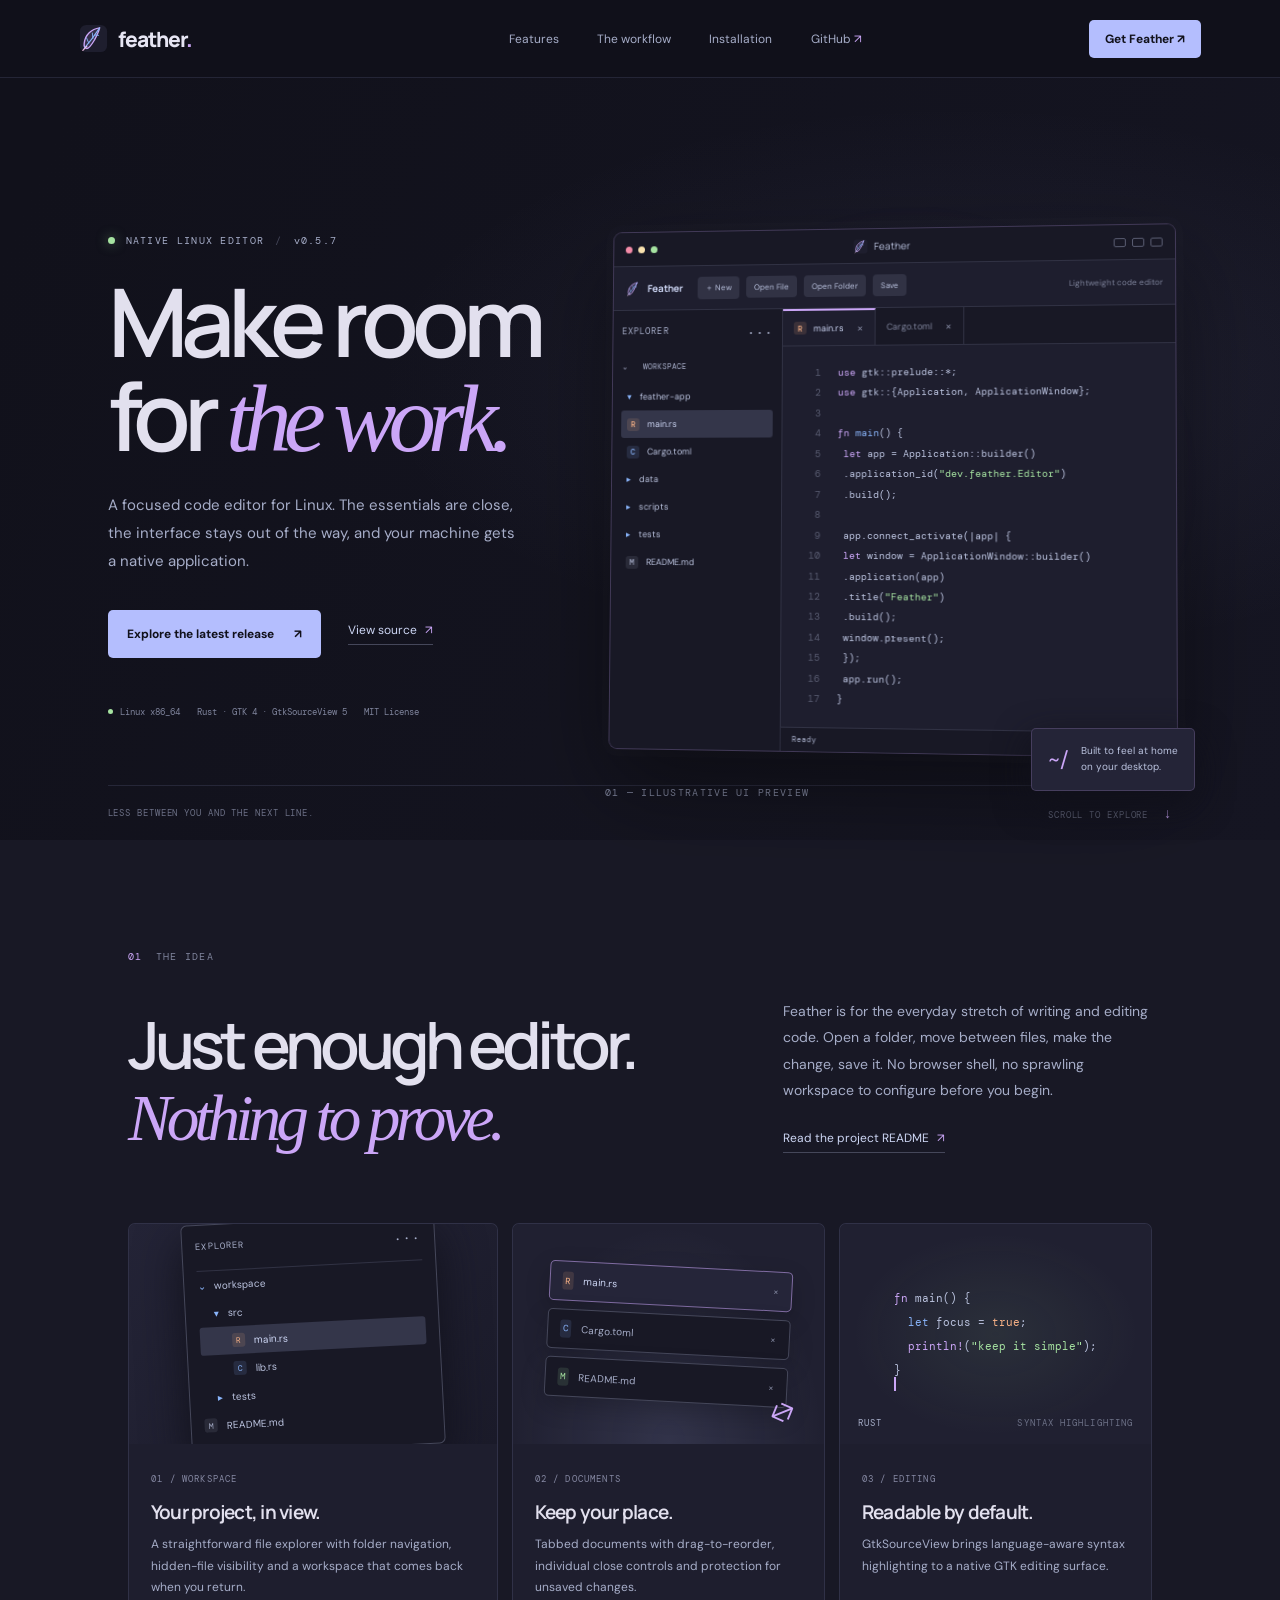
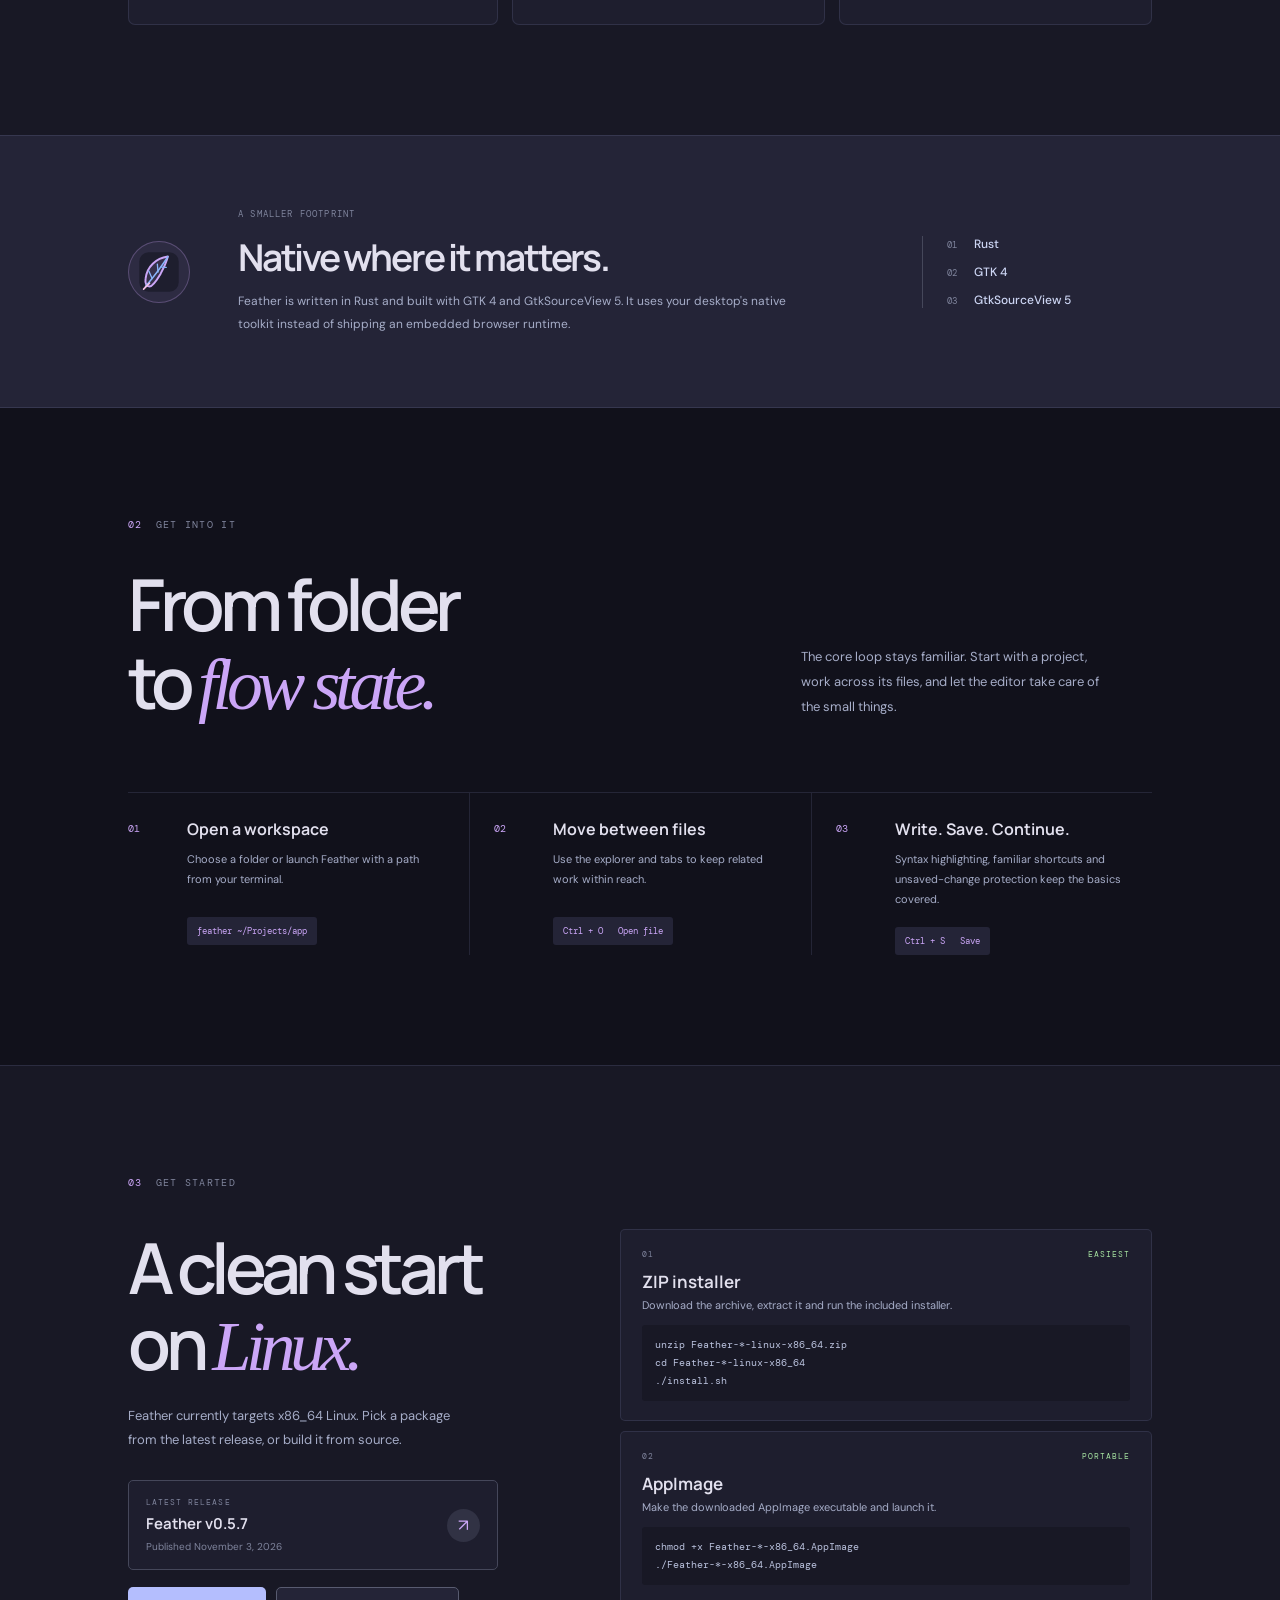
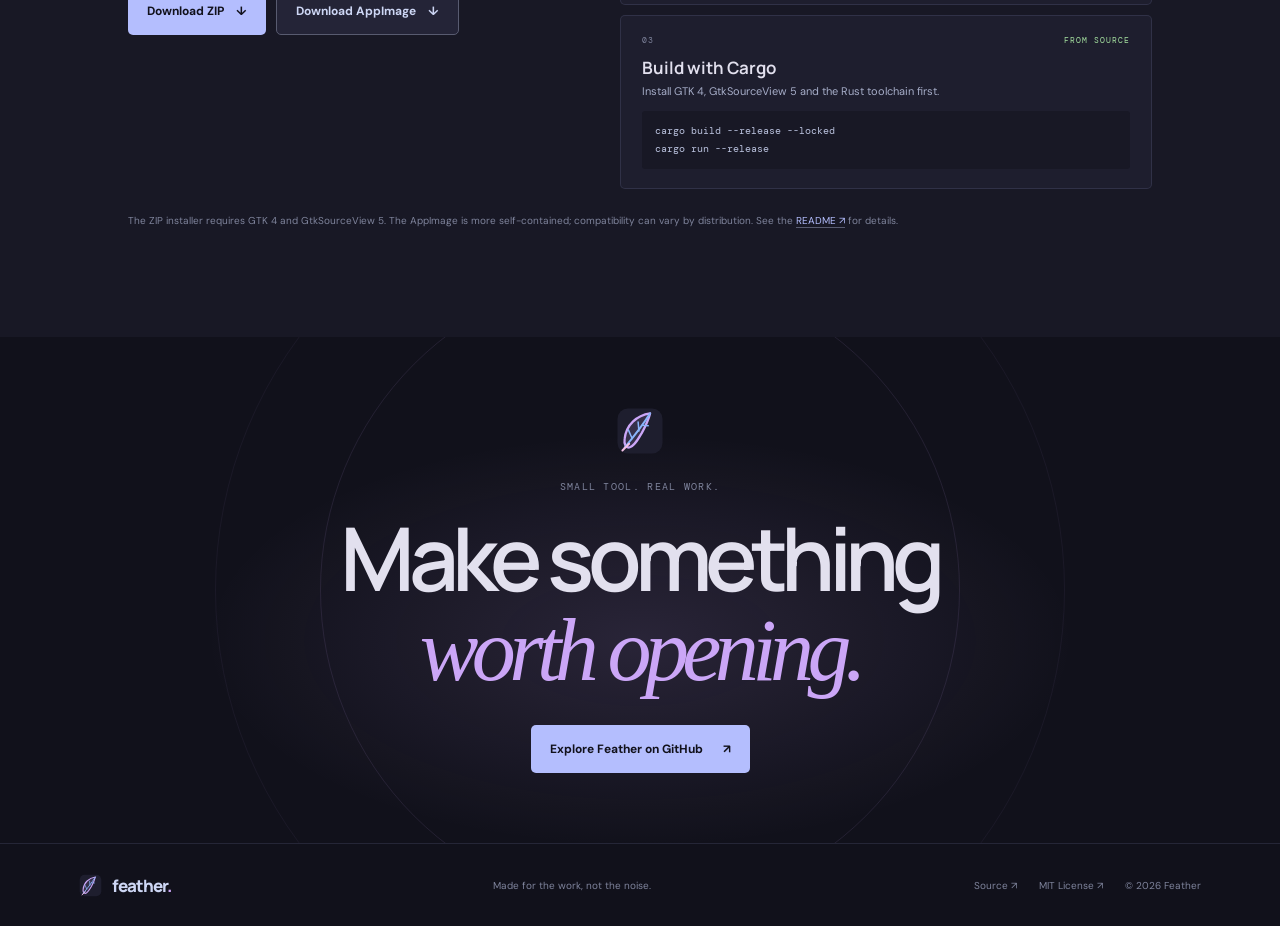
<file: index.html>
<!doctype html>
<html lang="en">
<head>
  <meta charset="utf-8">
  <meta name="viewport" content="width=device-width, initial-scale=1">
  <meta name="theme-color" content="#11111b">
  <meta name="description" content="Feather is a lightweight native code editor for Linux. Focused editing, a familiar workspace, and no Electron runtime.">
  <meta property="og:type" content="website">
  <meta property="og:title" content="Feather — A quieter place to write code">
  <meta property="og:description" content="A lightweight native code editor for Linux, built with Rust, GTK 4 and GtkSourceView 5.">
  <meta property="og:image" content="assets/feather-logo.svg">
  <title>Feather — A quieter place to write code</title>
  <link rel="icon" type="image/svg+xml" href="assets/feather-logo.svg">
  <link rel="preconnect" href="https://fonts.googleapis.com">
  <link rel="preconnect" href="https://fonts.gstatic.com" crossorigin>
  <link href="https://fonts.googleapis.com/css2?family=DM+Mono:wght@400;500&family=DM+Sans:wght@400;500;600;700&family=Manrope:wght@400;500;600;700;800&display=swap" rel="stylesheet">
  <link rel="stylesheet" href="styles.css">
  <script src="script.js" defer></script>
</head>
<body>
  <div class="site-shell">
    <header class="site-header">
      <a class="wordmark" href="#top" aria-label="Feather home">
        <img src="assets/feather-logo.svg" alt="" width="29" height="29">
        <span>feather<span class="wordmark-period">.</span></span>
      </a>
      <nav class="main-nav" aria-label="Main navigation">
        <a href="#features">Features</a>
        <a href="#workflow">The workflow</a>
        <a href="#install">Installation</a>
        <a href="https://github.com/ADevNamedDeLL/Feather" target="_blank" rel="noreferrer">GitHub <span aria-hidden="true">↗</span></a>
      </nav>
      <a class="header-cta" href="#install">Get Feather <span aria-hidden="true">↗</span></a>
      <button class="menu-toggle" type="button" aria-label="Open navigation" aria-expanded="false" aria-controls="mobile-nav"><span></span><span></span></button>
    </header>
    <nav class="mobile-nav" id="mobile-nav" aria-label="Mobile navigation">
      <a href="#features">Features</a>
      <a href="#workflow">The workflow</a>
      <a href="#install">Installation</a>
      <a href="https://github.com/ADevNamedDeLL/Feather" target="_blank" rel="noreferrer">GitHub ↗</a>
    </nav>

    <main id="top">
      <section class="hero">
        <div class="hero-copy">
          <div class="eyebrow"><span class="status-dot"></span> NATIVE LINUX EDITOR <span class="eyebrow-divider">/</span> <span data-version>v0.5.7</span></div>
          <h1>Make room<br>for <span class="serif-word">the work.</span></h1>
          <p class="hero-description">A focused code editor for Linux. The essentials are close, the interface stays out of the way, and your machine gets a native application.</p>
          <div class="hero-actions">
            <a class="button button-primary" href="https://github.com/ADevNamedDeLL/Feather/releases/latest">Explore the latest release <span aria-hidden="true">↗</span></a>
            <a class="text-link" href="https://github.com/ADevNamedDeLL/Feather" target="_blank" rel="noreferrer">View source <span aria-hidden="true">↗</span></a>
          </div>
          <div class="hero-meta"><span><i></i> Linux x86_64</span><span>Rust · GTK 4 · GtkSourceView 5</span><span>MIT License</span></div>
        </div>
        <div class="hero-art" aria-label="Illustration of the Feather code editor interface">
          <div class="art-glow"></div>
          <div class="editor-window">
            <div class="window-top">
              <div class="window-controls"><i></i><i></i><i></i></div>
              <div class="window-title"><img src="assets/feather-logo.svg" alt="" width="15" height="15"> Feather</div>
              <div class="window-top-end"><span></span><span></span><span></span></div>
            </div>
            <div class="editor-toolbar">
              <span class="mini-brand"><img src="assets/feather-logo.svg" alt="" width="17" height="17"> Feather</span>
              <span class="tool-pill">＋ New</span><span class="tool-pill">Open File</span><span class="tool-pill">Open Folder</span><span class="tool-pill">Save</span>
              <span class="toolbar-caption">Lightweight code editor</span>
            </div>
            <div class="editor-content">
              <aside class="editor-sidebar">
                <div class="sidebar-heading">EXPLORER <span>···</span></div>
                <div class="workspace-label">⌄ &nbsp; WORKSPACE</div>
                <div class="folder-row"><span class="folder-glyph">▾</span> feather-app</div>
                <div class="file-row active"><span class="file-glyph rust">R</span> main.rs</div>
                <div class="file-row"><span class="file-glyph blue">C</span> Cargo.toml</div>
                <div class="folder-row"><span class="folder-glyph">▸</span> data</div>
                <div class="folder-row"><span class="folder-glyph">▸</span> scripts</div>
                <div class="folder-row"><span class="folder-glyph">▸</span> tests</div>
                <div class="file-row"><span class="file-glyph muted">M</span> README.md</div>
              </aside>
              <div class="code-panel">
                <div class="tab-strip"><div class="tab active"><span class="file-glyph rust">R</span> main.rs <span class="tab-close">×</span></div><div class="tab">Cargo.toml <span class="tab-close">×</span></div></div>
                <div class="code-lines" aria-hidden="true">
                  <div><span class="line-no">1</span><span class="kw">use</span> gtk::prelude::*;</div>
                  <div><span class="line-no">2</span><span class="kw">use</span> gtk::{Application, ApplicationWindow};</div>
                  <div class="blank"><span class="line-no">3</span></div>
                  <div><span class="line-no">4</span><span class="kw">fn</span> <span class="fn">main</span>() {</div>
                  <div><span class="line-no">5</span>    <span class="kw">let</span> app = Application::builder()</div>
                  <div><span class="line-no">6</span>        .application_id(<span class="str">"dev.feather.Editor"</span>)</div>
                  <div><span class="line-no">7</span>        .build();</div>
                  <div class="blank"><span class="line-no">8</span></div>
                  <div><span class="line-no">9</span>    app.connect_activate(|app| {</div>
                  <div><span class="line-no">10</span>        <span class="kw">let</span> window = ApplicationWindow::builder()</div>
                  <div><span class="line-no">11</span>            .application(app)</div>
                  <div><span class="line-no">12</span>            .title(<span class="str">"Feather"</span>)</div>
                  <div><span class="line-no">13</span>            .build();</div>
                  <div><span class="line-no">14</span>        window.present();</div>
                  <div><span class="line-no">15</span>    });</div>
                  <div><span class="line-no">16</span>    app.run();</div>
                  <div><span class="line-no">17</span>}</div>
                </div>
                <div class="editor-status"><span>Ready</span><span>Rust</span><span>UTF-8</span><span>LF</span></div>
              </div>
            </div>
          </div>
          <div class="art-note"><span class="note-mark">~/</span><span>Built to feel at home<br>on your desktop.</span></div>
          <div class="art-index">01 — ILLUSTRATIVE UI PREVIEW</div>
        </div>
        <div class="hero-bottom"><span>LESS BETWEEN YOU AND THE NEXT LINE.</span><span>SCROLL TO EXPLORE <b>↓</b></span></div>
      </section>

      <section class="intro section-pad" id="features">
        <div class="section-kicker"><span>01</span> THE IDEA</div>
        <div class="intro-grid">
          <h2>Just enough editor.<br><span>Nothing to prove.</span></h2>
          <div class="intro-copy"><p>Feather is for the everyday stretch of writing and editing code. Open a folder, move between files, make the change, save it. No browser shell, no sprawling workspace to configure before you begin.</p><a class="inline-link" href="https://github.com/ADevNamedDeLL/Feather#readme">Read the project README <span>↗</span></a></div>
        </div>
        <div class="feature-grid">
          <article class="feature-card feature-large">
            <div class="feature-visual explorer-visual">
              <div class="mini-panel">
                <div class="mini-panel-head">EXPLORER <span>···</span></div>
                <div class="mini-tree"><b>⌄</b> workspace</div>
                <div class="mini-tree indent"><b>▾</b> src</div>
                <div class="mini-tree indent2 selected"><span class="mini-file rust">R</span> main.rs</div>
                <div class="mini-tree indent2"><span class="mini-file blue">C</span> lib.rs</div>
                <div class="mini-tree indent"><b>▸</b> tests</div>
                <div class="mini-tree"><span class="mini-file muted">M</span> README.md</div>
              </div>
            </div>
            <div class="feature-text"><span class="feature-number">01 / WORKSPACE</span><h3>Your project, in view.</h3><p>A straightforward file explorer with folder navigation, hidden-file visibility and a workspace that comes back when you return.</p></div>
          </article>
          <article class="feature-card">
            <div class="feature-visual tabs-visual"><div class="floating-tabs"><span class="floating-tab selected"><i class="rust">R</i> main.rs <b>×</b></span><span class="floating-tab"><i class="blue">C</i> Cargo.toml <b>×</b></span><span class="floating-tab"><i class="green">M</i> README.md <b>×</b></span><div class="tab-cursor">↔</div></div></div>
            <div class="feature-text"><span class="feature-number">02 / DOCUMENTS</span><h3>Keep your place.</h3><p>Tabbed documents with drag-to-reorder, individual close controls and protection for unsaved changes.</p></div>
          </article>
          <article class="feature-card">
            <div class="feature-visual syntax-visual"><div class="syntax-code"><span><b>fn</b> main() {</span><span>&nbsp;&nbsp;<em>let</em> focus = <i>true</i>;</span><span>&nbsp;&nbsp;<b>println!</b>(<strong>"keep it simple"</strong>);</span><span>}</span><div class="syntax-cursor"></div></div><div class="syntax-label">RUST <span>SYNTAX HIGHLIGHTING</span></div></div>
            <div class="feature-text"><span class="feature-number">03 / EDITING</span><h3>Readable by default.</h3><p>GtkSourceView brings language-aware syntax highlighting to a native GTK editing surface.</p></div>
          </article>
        </div>
      </section>

      <section class="principle-band" id="workflow">
        <div class="principle-mark"><img src="assets/feather-logo.svg" alt="" width="42" height="42"></div>
        <div><span class="section-kicker">A SMALLER FOOTPRINT</span><h2>Native where it matters.</h2><p>Feather is written in Rust and built with GTK 4 and GtkSourceView 5. It uses your desktop's native toolkit instead of shipping an embedded browser runtime.</p></div>
        <div class="stack-list"><span>01 <b>Rust</b></span><span>02 <b>GTK 4</b></span><span>03 <b>GtkSourceView 5</b></span></div>
      </section>

      <section class="workflow section-pad">
        <div class="section-kicker"><span>02</span> GET INTO IT</div>
        <div class="workflow-heading"><h2>From folder<br>to <span>flow state.</span></h2><p>The core loop stays familiar. Start with a project, work across its files, and let the editor take care of the small things.</p></div>
        <div class="workflow-steps">
          <div class="workflow-step"><span class="step-no">01</span><div><h3>Open a workspace</h3><p>Choose a folder or launch Feather with a path from your terminal.</p><code>feather ~/Projects/app</code></div></div>
          <div class="workflow-step"><span class="step-no">02</span><div><h3>Move between files</h3><p>Use the explorer and tabs to keep related work within reach.</p><code>Ctrl + O &nbsp; Open file</code></div></div>
          <div class="workflow-step"><span class="step-no">03</span><div><h3>Write. Save. Continue.</h3><p>Syntax highlighting, familiar shortcuts and unsaved-change protection keep the basics covered.</p><code>Ctrl + S &nbsp; Save</code></div></div>
        </div>
      </section>

      <section class="install-section section-pad" id="install">
        <div class="section-kicker"><span>03</span> GET STARTED</div>
        <div class="install-layout">
          <div class="install-copy"><h2>A clean start<br>on <span>Linux.</span></h2><p>Feather currently targets x86_64 Linux. Pick a package from the latest release, or build it from source.</p><div class="release-card"><div><span class="release-label">LATEST RELEASE</span><strong data-release-name>Feather v0.5.7</strong><span class="release-date" data-release-date>Published November 3, 2026</span></div><a href="https://github.com/ADevNamedDeLL/Feather/releases/latest" aria-label="View latest Feather release">↗</a></div><div class="download-links"><a class="button button-primary install-button" href="https://github.com/ADevNamedDeLL/Feather/releases/latest" data-release-zip>Download ZIP <span aria-hidden="true">↓</span></a><a class="button button-secondary install-button" href="https://github.com/ADevNamedDeLL/Feather/releases/latest" data-release-appimage>Download AppImage <span aria-hidden="true">↓</span></a></div></div>
          <div class="install-options">
            <article class="install-option"><div class="option-top"><span>01</span><span class="option-tag">EASIEST</span></div><h3>ZIP installer</h3><p>Download the archive, extract it and run the included installer.</p><pre><code>unzip Feather-*-linux-x86_64.zip
cd Feather-*-linux-x86_64
./install.sh</code></pre></article>
            <article class="install-option"><div class="option-top"><span>02</span><span class="option-tag">PORTABLE</span></div><h3>AppImage</h3><p>Make the downloaded AppImage executable and launch it.</p><pre><code>chmod +x Feather-*-x86_64.AppImage
./Feather-*-x86_64.AppImage</code></pre></article>
            <article class="install-option"><div class="option-top"><span>03</span><span class="option-tag">FROM SOURCE</span></div><h3>Build with Cargo</h3><p>Install GTK 4, GtkSourceView 5 and the Rust toolchain first.</p><pre><code>cargo build --release --locked
cargo run --release</code></pre></article>
          </div>
        </div>
        <p class="dependency-note">The ZIP installer requires GTK 4 and GtkSourceView 5. The AppImage is more self-contained; compatibility can vary by distribution. See the <a href="https://github.com/ADevNamedDeLL/Feather#readme">README ↗</a> for details.</p>
      </section>

      <section class="closing">
        <div class="closing-orbit orbit-one"></div><div class="closing-orbit orbit-two"></div>
        <img src="assets/feather-logo.svg" alt="" width="48" height="48">
        <span class="section-kicker">SMALL TOOL. REAL WORK.</span>
        <h2>Make something<br><span>worth opening.</span></h2>
        <a class="button button-primary" href="https://github.com/ADevNamedDeLL/Feather">Explore Feather on GitHub <span>↗</span></a>
      </section>
    </main>

    <footer class="site-footer"><a class="wordmark footer-wordmark" href="#top"><img src="assets/feather-logo.svg" alt="" width="23" height="23"><span>feather<span class="wordmark-period">.</span></span></a><span>Made for the work, not the noise.</span><div><a href="https://github.com/ADevNamedDeLL/Feather">Source ↗</a><a href="https://github.com/ADevNamedDeLL/Feather/blob/main/LICENSE">MIT License ↗</a><span>© <span data-year>2026</span> Feather</span></div></footer>
  </div>
</body>
</html>
</file>
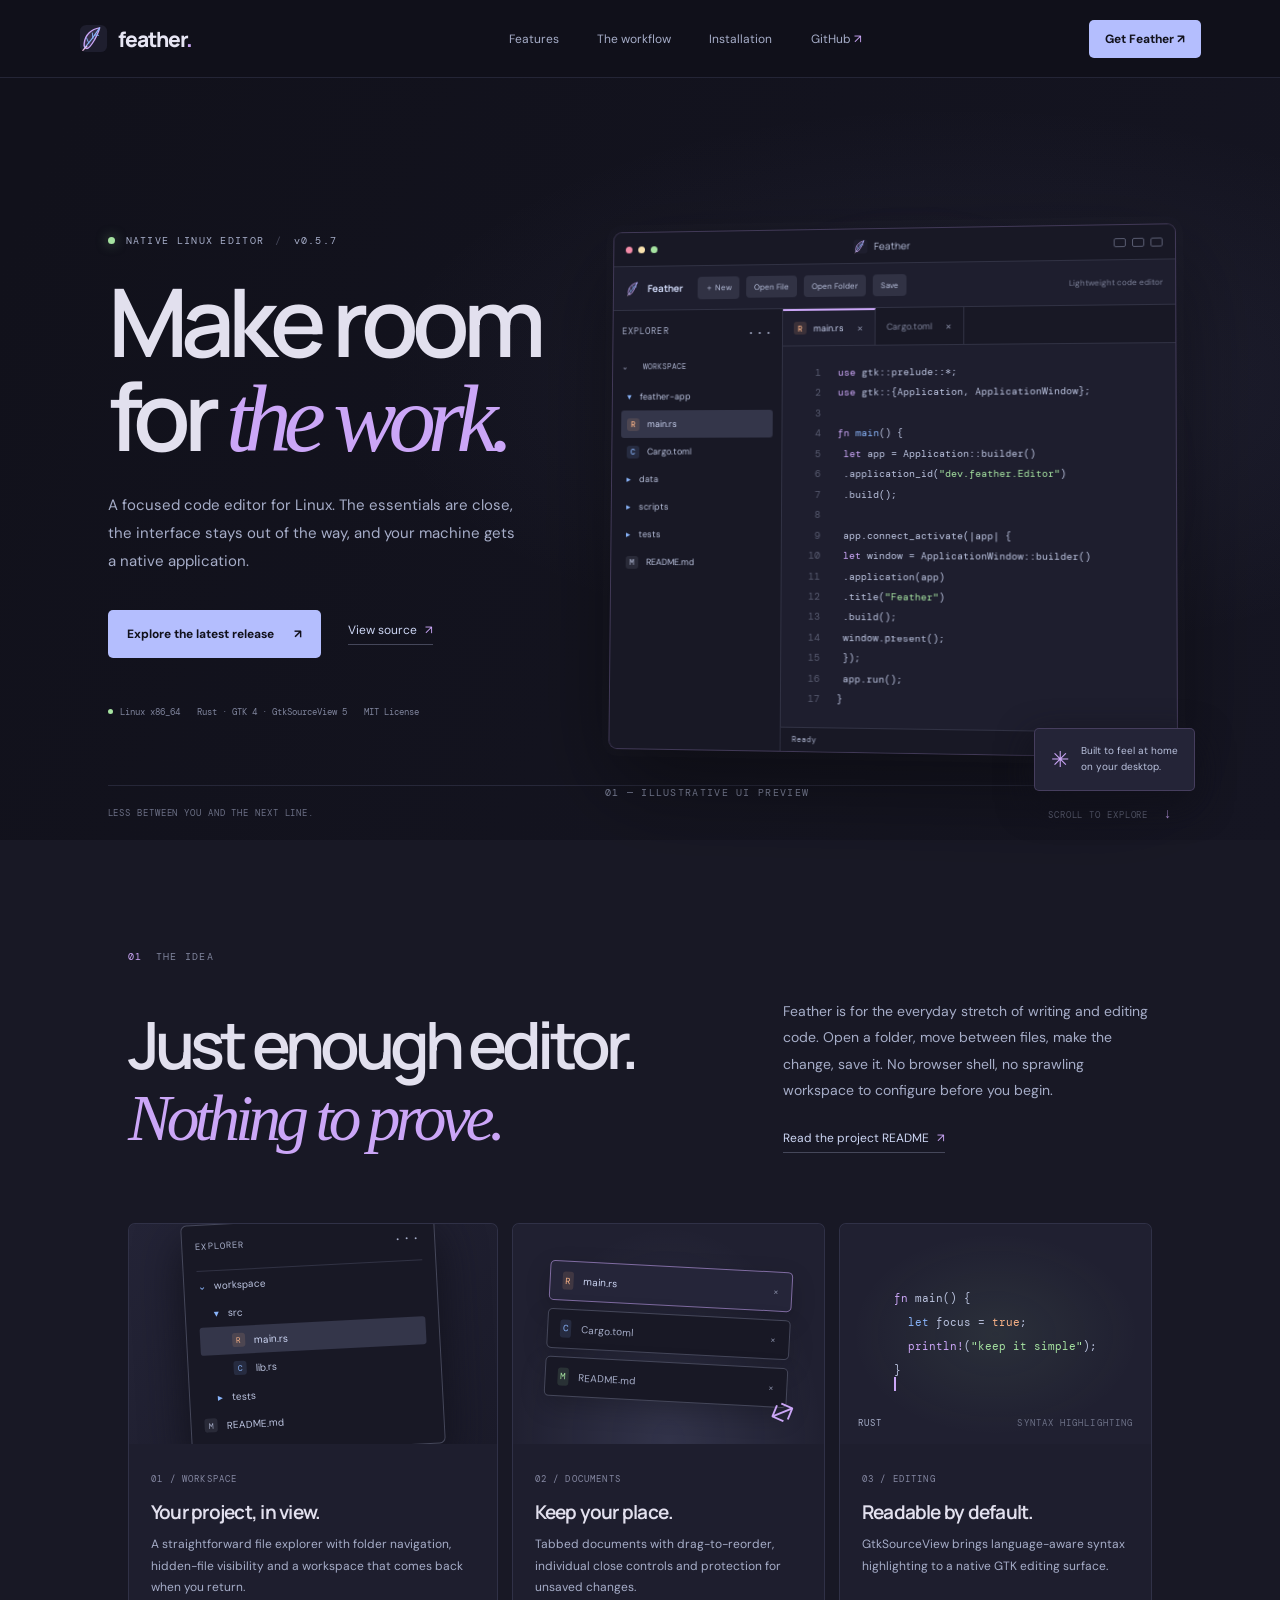
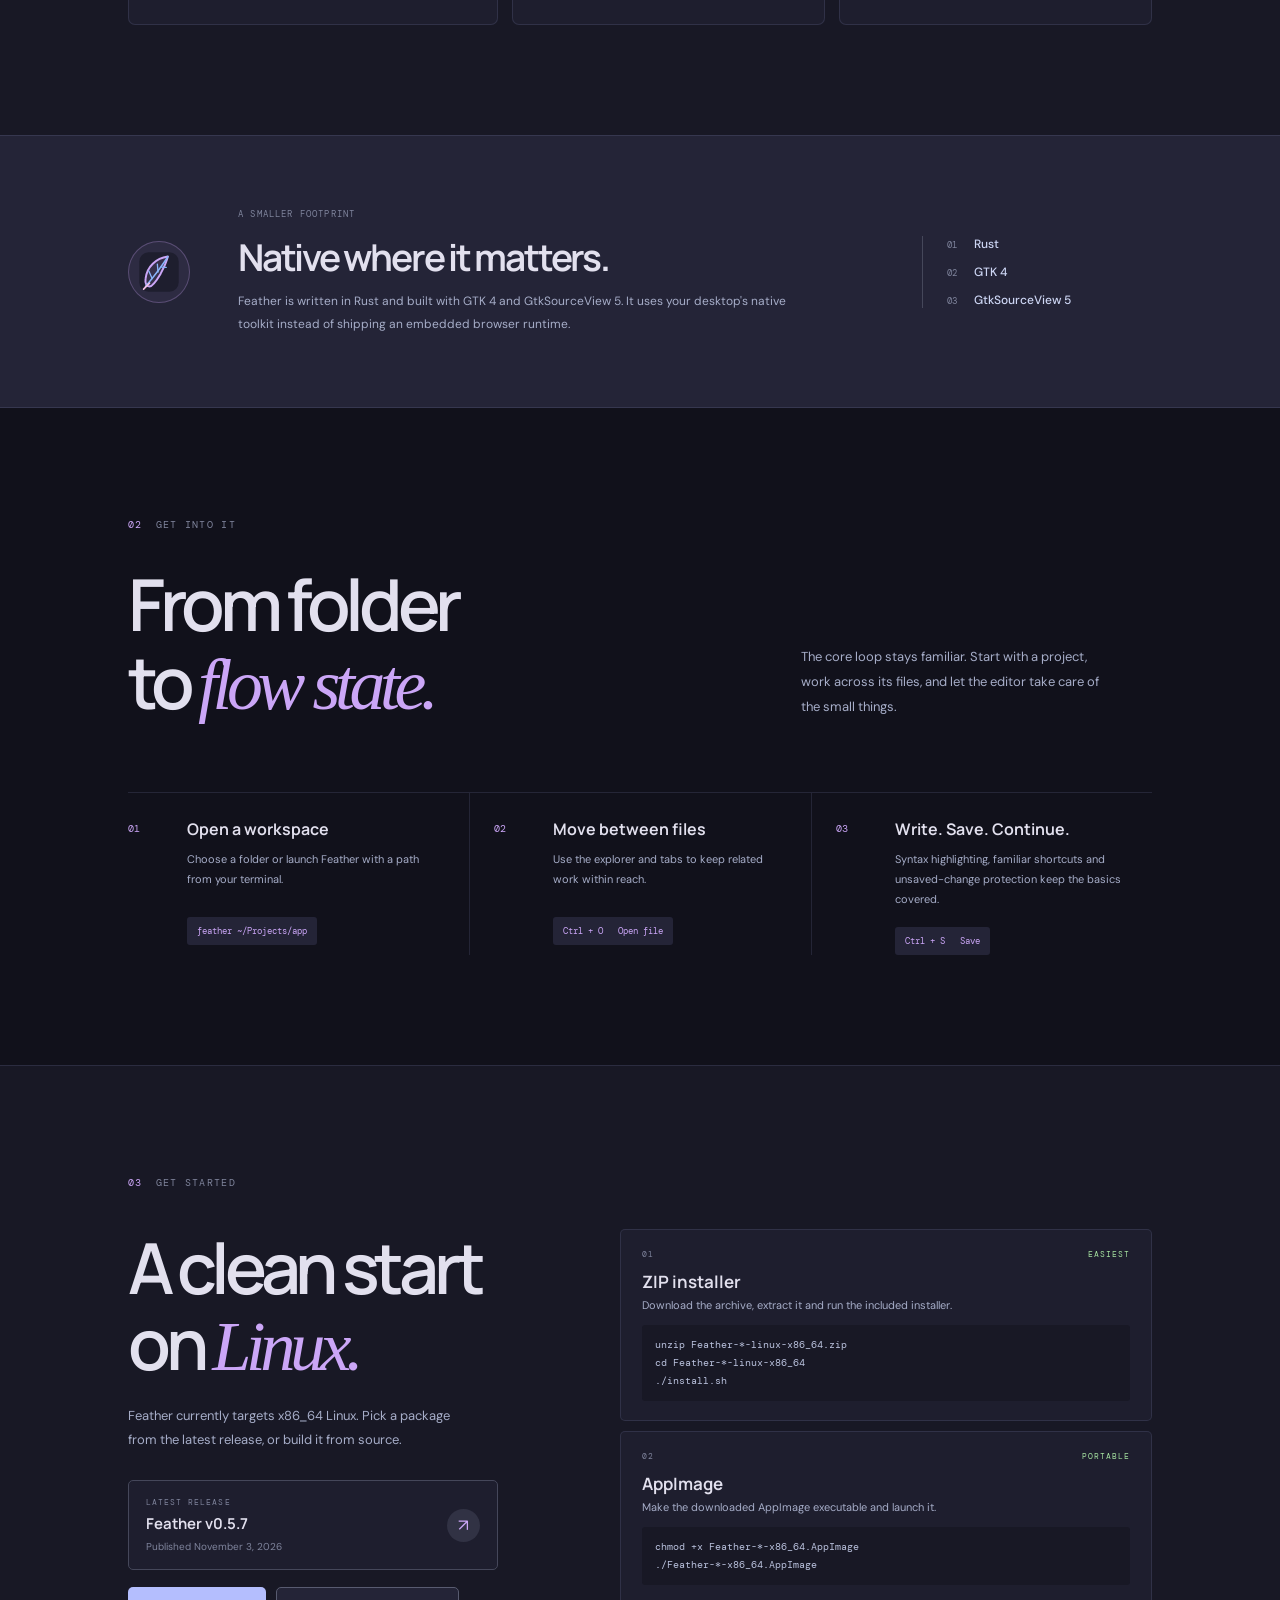
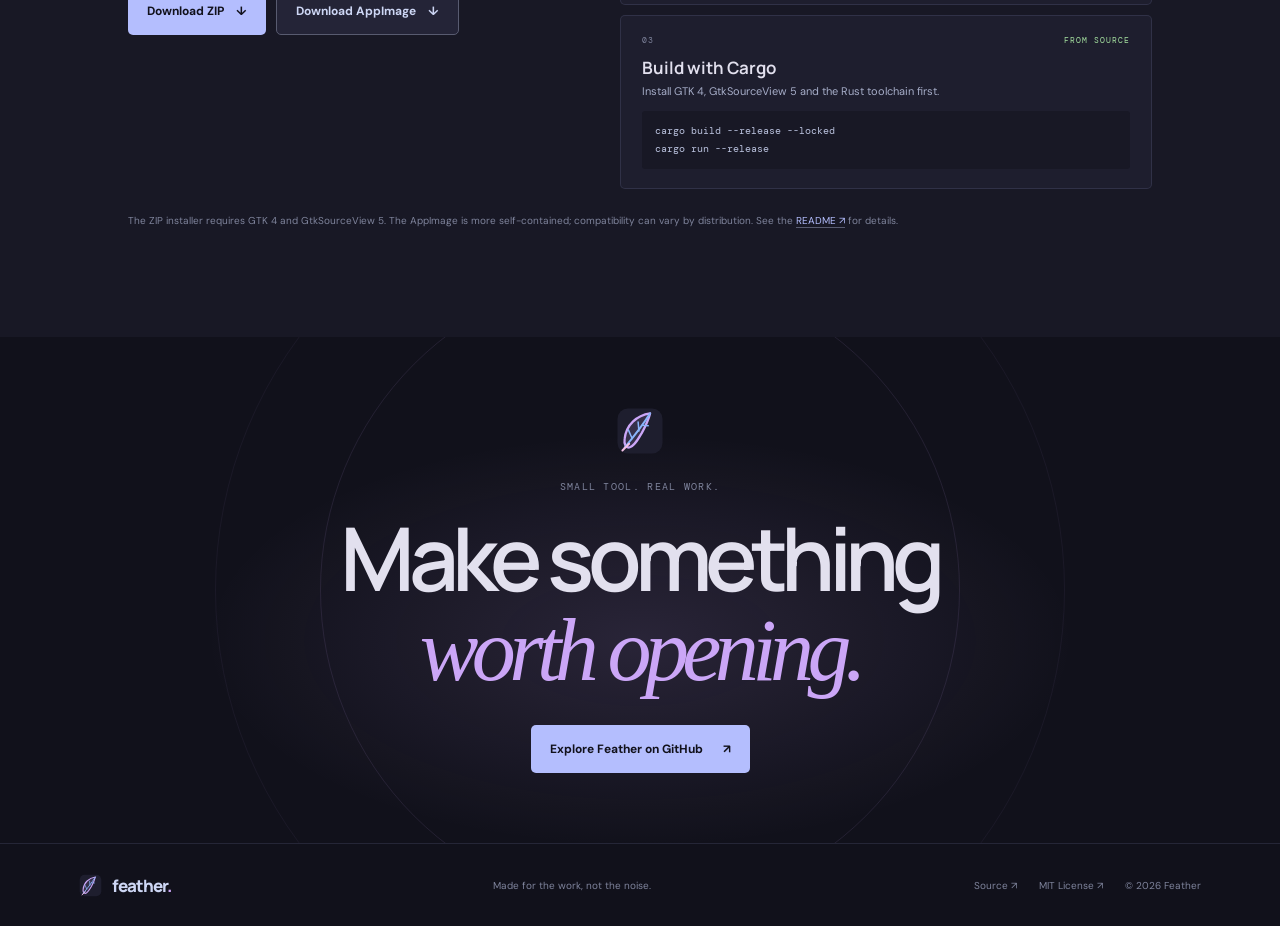
<file: docs/index.html>
<!doctype html>
<html lang="en">
<head>
  <meta charset="utf-8">
  <meta name="viewport" content="width=device-width, initial-scale=1">
  <meta name="theme-color" content="#11111b">
  <meta name="description" content="Feather is a lightweight native code editor for Linux. Focused editing, a familiar workspace, and no Electron runtime.">
  <meta property="og:type" content="website">
  <meta property="og:title" content="Feather — A quieter place to write code">
  <meta property="og:description" content="A lightweight native code editor for Linux, built with Rust, GTK 4 and GtkSourceView 5.">
  <meta property="og:image" content="assets/feather-logo.svg">
  <title>Feather — A quieter place to write code</title>
  <link rel="icon" type="image/svg+xml" href="assets/feather-logo.svg">
  <link rel="preconnect" href="https://fonts.googleapis.com">
  <link rel="preconnect" href="https://fonts.gstatic.com" crossorigin>
  <link href="https://fonts.googleapis.com/css2?family=DM+Mono:wght@400;500&family=DM+Sans:wght@400;500;600;700&family=Manrope:wght@400;500;600;700;800&display=swap" rel="stylesheet">
  <link rel="stylesheet" href="styles.css">
  <script src="script.js" defer></script>
</head>
<body>
  <div class="site-shell">
    <header class="site-header">
      <a class="wordmark" href="#top" aria-label="Feather home">
        <img src="assets/feather-logo.svg" alt="" width="29" height="29">
        <span>feather<span class="wordmark-period">.</span></span>
      </a>
      <nav class="main-nav" aria-label="Main navigation">
        <a href="#features">Features</a>
        <a href="#workflow">The workflow</a>
        <a href="#install">Installation</a>
        <a href="https://github.com/ADevNamedDeLL/Feather" target="_blank" rel="noreferrer">GitHub <span aria-hidden="true">↗</span></a>
      </nav>
      <a class="header-cta" href="#install">Get Feather <span aria-hidden="true">↗</span></a>
      <button class="menu-toggle" type="button" aria-label="Open navigation" aria-expanded="false" aria-controls="mobile-nav"><span></span><span></span></button>
    </header>
    <nav class="mobile-nav" id="mobile-nav" aria-label="Mobile navigation">
      <a href="#features">Features</a>
      <a href="#workflow">The workflow</a>
      <a href="#install">Installation</a>
      <a href="https://github.com/ADevNamedDeLL/Feather" target="_blank" rel="noreferrer">GitHub ↗</a>
    </nav>

    <main id="top">
      <section class="hero">
        <div class="hero-copy">
          <div class="eyebrow"><span class="status-dot"></span> NATIVE LINUX EDITOR <span class="eyebrow-divider">/</span> <span data-version>v0.5.7</span></div>
          <h1>Make room<br>for <span class="serif-word">the work.</span></h1>
          <p class="hero-description">A focused code editor for Linux. The essentials are close, the interface stays out of the way, and your machine gets a native application.</p>
          <div class="hero-actions">
            <a class="button button-primary" href="https://github.com/ADevNamedDeLL/Feather/releases/latest">Explore the latest release <span aria-hidden="true">↗</span></a>
            <a class="text-link" href="https://github.com/ADevNamedDeLL/Feather" target="_blank" rel="noreferrer">View source <span aria-hidden="true">↗</span></a>
          </div>
          <div class="hero-meta"><span><i></i> Linux x86_64</span><span>Rust · GTK 4 · GtkSourceView 5</span><span>MIT License</span></div>
        </div>
        <div class="hero-art" aria-label="Illustration of the Feather code editor interface">
          <div class="art-glow"></div>
          <div class="editor-window">
            <div class="window-top">
              <div class="window-controls"><i></i><i></i><i></i></div>
              <div class="window-title"><img src="assets/feather-logo.svg" alt="" width="15" height="15"> Feather</div>
              <div class="window-top-end"><span></span><span></span><span></span></div>
            </div>
            <div class="editor-toolbar">
              <span class="mini-brand"><img src="assets/feather-logo.svg" alt="" width="17" height="17"> Feather</span>
              <span class="tool-pill">＋ New</span><span class="tool-pill">Open File</span><span class="tool-pill">Open Folder</span><span class="tool-pill">Save</span>
              <span class="toolbar-caption">Lightweight code editor</span>
            </div>
            <div class="editor-content">
              <aside class="editor-sidebar">
                <div class="sidebar-heading">EXPLORER <span>···</span></div>
                <div class="workspace-label">⌄ &nbsp; WORKSPACE</div>
                <div class="folder-row"><span class="folder-glyph">▾</span> feather-app</div>
                <div class="file-row active"><span class="file-glyph rust">R</span> main.rs</div>
                <div class="file-row"><span class="file-glyph blue">C</span> Cargo.toml</div>
                <div class="folder-row"><span class="folder-glyph">▸</span> data</div>
                <div class="folder-row"><span class="folder-glyph">▸</span> scripts</div>
                <div class="folder-row"><span class="folder-glyph">▸</span> tests</div>
                <div class="file-row"><span class="file-glyph muted">M</span> README.md</div>
              </aside>
              <div class="code-panel">
                <div class="tab-strip"><div class="tab active"><span class="file-glyph rust">R</span> main.rs <span class="tab-close">×</span></div><div class="tab">Cargo.toml <span class="tab-close">×</span></div></div>
                <div class="code-lines" aria-hidden="true">
                  <div><span class="line-no">1</span><span class="kw">use</span> gtk::prelude::*;</div>
                  <div><span class="line-no">2</span><span class="kw">use</span> gtk::{Application, ApplicationWindow};</div>
                  <div class="blank"><span class="line-no">3</span></div>
                  <div><span class="line-no">4</span><span class="kw">fn</span> <span class="fn">main</span>() {</div>
                  <div><span class="line-no">5</span>    <span class="kw">let</span> app = Application::builder()</div>
                  <div><span class="line-no">6</span>        .application_id(<span class="str">"dev.feather.Editor"</span>)</div>
                  <div><span class="line-no">7</span>        .build();</div>
                  <div class="blank"><span class="line-no">8</span></div>
                  <div><span class="line-no">9</span>    app.connect_activate(|app| {</div>
                  <div><span class="line-no">10</span>        <span class="kw">let</span> window = ApplicationWindow::builder()</div>
                  <div><span class="line-no">11</span>            .application(app)</div>
                  <div><span class="line-no">12</span>            .title(<span class="str">"Feather"</span>)</div>
                  <div><span class="line-no">13</span>            .build();</div>
                  <div><span class="line-no">14</span>        window.present();</div>
                  <div><span class="line-no">15</span>    });</div>
                  <div><span class="line-no">16</span>    app.run();</div>
                  <div><span class="line-no">17</span>}</div>
                </div>
                <div class="editor-status"><span>Ready</span><span>Rust</span><span>UTF-8</span><span>LF</span></div>
              </div>
            </div>
          </div>
          <div class="art-note"><span class="note-mark">✳</span><span>Built to feel at home<br>on your desktop.</span></div>
          <div class="art-index">01 — ILLUSTRATIVE UI PREVIEW</div>
        </div>
        <div class="hero-bottom"><span>LESS BETWEEN YOU AND THE NEXT LINE.</span><span>SCROLL TO EXPLORE <b>↓</b></span></div>
      </section>

      <section class="intro section-pad" id="features">
        <div class="section-kicker"><span>01</span> THE IDEA</div>
        <div class="intro-grid">
          <h2>Just enough editor.<br><span>Nothing to prove.</span></h2>
          <div class="intro-copy"><p>Feather is for the everyday stretch of writing and editing code. Open a folder, move between files, make the change, save it. No browser shell, no sprawling workspace to configure before you begin.</p><a class="inline-link" href="https://github.com/ADevNamedDeLL/Feather#readme">Read the project README <span>↗</span></a></div>
        </div>
        <div class="feature-grid">
          <article class="feature-card feature-large">
            <div class="feature-visual explorer-visual">
              <div class="mini-panel">
                <div class="mini-panel-head">EXPLORER <span>···</span></div>
                <div class="mini-tree"><b>⌄</b> workspace</div>
                <div class="mini-tree indent"><b>▾</b> src</div>
                <div class="mini-tree indent2 selected"><span class="mini-file rust">R</span> main.rs</div>
                <div class="mini-tree indent2"><span class="mini-file blue">C</span> lib.rs</div>
                <div class="mini-tree indent"><b>▸</b> tests</div>
                <div class="mini-tree"><span class="mini-file muted">M</span> README.md</div>
              </div>
            </div>
            <div class="feature-text"><span class="feature-number">01 / WORKSPACE</span><h3>Your project, in view.</h3><p>A straightforward file explorer with folder navigation, hidden-file visibility and a workspace that comes back when you return.</p></div>
          </article>
          <article class="feature-card">
            <div class="feature-visual tabs-visual"><div class="floating-tabs"><span class="floating-tab selected"><i class="rust">R</i> main.rs <b>×</b></span><span class="floating-tab"><i class="blue">C</i> Cargo.toml <b>×</b></span><span class="floating-tab"><i class="green">M</i> README.md <b>×</b></span><div class="tab-cursor">↔</div></div></div>
            <div class="feature-text"><span class="feature-number">02 / DOCUMENTS</span><h3>Keep your place.</h3><p>Tabbed documents with drag-to-reorder, individual close controls and protection for unsaved changes.</p></div>
          </article>
          <article class="feature-card">
            <div class="feature-visual syntax-visual"><div class="syntax-code"><span><b>fn</b> main() {</span><span>&nbsp;&nbsp;<em>let</em> focus = <i>true</i>;</span><span>&nbsp;&nbsp;<b>println!</b>(<strong>"keep it simple"</strong>);</span><span>}</span><div class="syntax-cursor"></div></div><div class="syntax-label">RUST <span>SYNTAX HIGHLIGHTING</span></div></div>
            <div class="feature-text"><span class="feature-number">03 / EDITING</span><h3>Readable by default.</h3><p>GtkSourceView brings language-aware syntax highlighting to a native GTK editing surface.</p></div>
          </article>
        </div>
      </section>

      <section class="principle-band" id="workflow">
        <div class="principle-mark"><img src="assets/feather-logo.svg" alt="" width="42" height="42"></div>
        <div><span class="section-kicker">A SMALLER FOOTPRINT</span><h2>Native where it matters.</h2><p>Feather is written in Rust and built with GTK 4 and GtkSourceView 5. It uses your desktop's native toolkit instead of shipping an embedded browser runtime.</p></div>
        <div class="stack-list"><span>01 <b>Rust</b></span><span>02 <b>GTK 4</b></span><span>03 <b>GtkSourceView 5</b></span></div>
      </section>

      <section class="workflow section-pad">
        <div class="section-kicker"><span>02</span> GET INTO IT</div>
        <div class="workflow-heading"><h2>From folder<br>to <span>flow state.</span></h2><p>The core loop stays familiar. Start with a project, work across its files, and let the editor take care of the small things.</p></div>
        <div class="workflow-steps">
          <div class="workflow-step"><span class="step-no">01</span><div><h3>Open a workspace</h3><p>Choose a folder or launch Feather with a path from your terminal.</p><code>feather ~/Projects/app</code></div></div>
          <div class="workflow-step"><span class="step-no">02</span><div><h3>Move between files</h3><p>Use the explorer and tabs to keep related work within reach.</p><code>Ctrl + O &nbsp; Open file</code></div></div>
          <div class="workflow-step"><span class="step-no">03</span><div><h3>Write. Save. Continue.</h3><p>Syntax highlighting, familiar shortcuts and unsaved-change protection keep the basics covered.</p><code>Ctrl + S &nbsp; Save</code></div></div>
        </div>
      </section>

      <section class="install-section section-pad" id="install">
        <div class="section-kicker"><span>03</span> GET STARTED</div>
        <div class="install-layout">
          <div class="install-copy"><h2>A clean start<br>on <span>Linux.</span></h2><p>Feather currently targets x86_64 Linux. Pick a package from the latest release, or build it from source.</p><div class="release-card"><div><span class="release-label">LATEST RELEASE</span><strong data-release-name>Feather v0.5.7</strong><span class="release-date" data-release-date>Published November 3, 2026</span></div><a href="https://github.com/ADevNamedDeLL/Feather/releases/latest" aria-label="View latest Feather release">↗</a></div><div class="download-links"><a class="button button-primary install-button" href="https://github.com/ADevNamedDeLL/Feather/releases/latest" data-release-zip>Download ZIP <span aria-hidden="true">↓</span></a><a class="button button-secondary install-button" href="https://github.com/ADevNamedDeLL/Feather/releases/latest" data-release-appimage>Download AppImage <span aria-hidden="true">↓</span></a></div></div>
          <div class="install-options">
            <article class="install-option"><div class="option-top"><span>01</span><span class="option-tag">EASIEST</span></div><h3>ZIP installer</h3><p>Download the archive, extract it and run the included installer.</p><pre><code>unzip Feather-*-linux-x86_64.zip
cd Feather-*-linux-x86_64
./install.sh</code></pre></article>
            <article class="install-option"><div class="option-top"><span>02</span><span class="option-tag">PORTABLE</span></div><h3>AppImage</h3><p>Make the downloaded AppImage executable and launch it.</p><pre><code>chmod +x Feather-*-x86_64.AppImage
./Feather-*-x86_64.AppImage</code></pre></article>
            <article class="install-option"><div class="option-top"><span>03</span><span class="option-tag">FROM SOURCE</span></div><h3>Build with Cargo</h3><p>Install GTK 4, GtkSourceView 5 and the Rust toolchain first.</p><pre><code>cargo build --release --locked
cargo run --release</code></pre></article>
          </div>
        </div>
        <p class="dependency-note">The ZIP installer requires GTK 4 and GtkSourceView 5. The AppImage is more self-contained; compatibility can vary by distribution. See the <a href="https://github.com/ADevNamedDeLL/Feather#readme">README ↗</a> for details.</p>
      </section>

      <section class="closing">
        <div class="closing-orbit orbit-one"></div><div class="closing-orbit orbit-two"></div>
        <img src="assets/feather-logo.svg" alt="" width="48" height="48">
        <span class="section-kicker">SMALL TOOL. REAL WORK.</span>
        <h2>Make something<br><span>worth opening.</span></h2>
        <a class="button button-primary" href="https://github.com/ADevNamedDeLL/Feather">Explore Feather on GitHub <span>↗</span></a>
      </section>
    </main>

    <footer class="site-footer"><a class="wordmark footer-wordmark" href="#top"><img src="assets/feather-logo.svg" alt="" width="23" height="23"><span>feather<span class="wordmark-period">.</span></span></a><span>Made for the work, not the noise.</span><div><a href="https://github.com/ADevNamedDeLL/Feather">Source ↗</a><a href="https://github.com/ADevNamedDeLL/Feather/blob/main/LICENSE">MIT License ↗</a><span>© <span data-year>2026</span> Feather</span></div></footer>
  </div>
</body>
</html>
</file>
<file: styles.css>
:root{color-scheme:dark;--crust:#11111b;--mantle:#181825;--base:#1e1e2e;--surface:#313244;--surface2:#45475a;--muted:#7f849c;--subtle:#a6adc8;--text:#cdd6f4;--lavender:#b4befe;--mauve:#cba6f7;--blue:#89b4fa;--teal:#94e2d5;--green:#a6e3a1;--peach:#fab387;--line:rgba(180,190,254,.12);--sans:"DM Sans",sans-serif;--display:"Manrope",sans-serif;--mono:"DM Mono",monospace}*{box-sizing:border-box}html{scroll-behavior:smooth;scroll-padding-top:90px}body{margin:0;background:var(--crust);color:var(--text);font-family:var(--sans);font-size:15px;-webkit-font-smoothing:antialiased}a{color:inherit;text-decoration:none}.site-shell{max-width:1600px;margin:0 auto;overflow:hidden;background:var(--crust)}.site-header{height:78px;padding:0 clamp(24px,6.2vw,100px);display:flex;align-items:center;justify-content:space-between;border-bottom:1px solid var(--line);position:relative;z-index:10;background:rgba(17,17,27,.92)}.wordmark{display:inline-flex;align-items:center;gap:10px;font:800 21px var(--display);letter-spacing:-1.1px;color:#e6e5f3}.wordmark img{object-fit:contain}.wordmark-period{color:var(--mauve)}.main-nav{display:flex;gap:clamp(20px,3vw,46px);align-items:center;margin-left:90px}.main-nav a,.mobile-nav a{font-size:12px;color:var(--subtle);transition:color .2s}.main-nav a:hover,.mobile-nav a:hover{color:var(--lavender)}.main-nav a span{color:var(--mauve)}.header-cta{font-size:12px;font-weight:700;color:var(--crust);background:var(--lavender);padding:11px 16px;border-radius:5px;transition:background .2s,transform .2s}.header-cta:hover,.button-primary:hover{background:#cdd2ff;transform:translateY(-2px)}.menu-toggle,.mobile-nav{display:none}.hero{min-height:700px;padding:100px clamp(24px,8.4vw,136px) 28px;position:relative;display:grid;grid-template-columns:.88fr 1.12fr;align-items:center;gap:4vw;background:radial-gradient(ellipse at 75% 40%,rgba(137,139,202,.09),transparent 43%),linear-gradient(115deg,#11111b 5%,#151522 100%)}.hero-copy{position:relative;z-index:2;padding-bottom:38px}.eyebrow,.section-kicker,.feature-number,.release-label,.option-top,.art-index{font:10px var(--mono);letter-spacing:.13em;color:var(--muted)}.eyebrow{display:flex;align-items:center;gap:11px;color:var(--subtle)}.status-dot{width:7px;height:7px;border-radius:50%;background:var(--green);box-shadow:0 0 12px rgba(166,227,161,.5)}.eyebrow-divider{color:var(--surface2)}h1,h2,h3,p{margin-top:0}h1,h2{font-family:var(--display);font-weight:600;letter-spacing:-.075em}h1{font-size:clamp(66px,7.4vw,112px);line-height:.99;margin:27px 0 26px;color:#e2e0ee}h1 .serif-word{font-family:Georgia,serif;font-weight:400;font-style:italic;letter-spacing:-.085em;color:var(--mauve)}.hero-description{max-width:410px;color:var(--subtle);font-size:15px;line-height:1.85}.hero-actions{display:flex;align-items:center;gap:27px;margin-top:34px}.button{min-height:48px;padding:0 19px;display:inline-flex;align-items:center;justify-content:center;gap:20px;border-radius:5px;font-size:12px;font-weight:700;transition:transform .2s,background .2s}.button-primary{background:var(--lavender);color:var(--crust)}.text-link,.inline-link{font-size:12px;color:var(--text);border-bottom:1px solid var(--surface2);padding-bottom:6px}.text-link span,.inline-link span{color:var(--mauve);margin-left:5px}.hero-meta{display:flex;flex-wrap:wrap;gap:17px;margin-top:48px;color:var(--muted);font:9px var(--mono)}.hero-meta span{display:flex;align-items:center;gap:7px}.hero-meta i{width:5px;height:5px;border-radius:50%;background:var(--green)}.hero-art{position:relative;min-width:0;padding:48px 0 60px}.art-glow{position:absolute;inset:4% -5% 8% 4%;background:radial-gradient(ellipse,rgba(203,166,247,.14),transparent 65%);filter:blur(28px)}.editor-window{position:relative;z-index:1;background:#1e1e2e;border:1px solid rgba(203,166,247,.2);border-radius:9px;overflow:hidden;box-shadow:0 36px 90px rgba(0,0,0,.42),0 0 0 7px rgba(255,255,255,.012);transform:perspective(1400px) rotateY(-5deg) rotateX(2deg)}.window-top{height:35px;background:#181825;border-bottom:1px solid #313244;display:flex;align-items:center;justify-content:space-between;padding:0 12px}.window-controls,.window-top-end{display:flex;gap:6px;align-items:center}.window-controls i{width:7px;height:7px;border-radius:50%;background:#585b70}.window-controls i:first-child{background:#f38ba8}.window-controls i:nth-child(2){background:#f9e2af}.window-controls i:nth-child(3){background:#a6e3a1}.window-title{display:flex;align-items:center;gap:6px;color:#bac2de;font:10px var(--display)}.window-top-end span{width:12px;height:9px;border:1px solid #585b70;border-radius:2px}.editor-toolbar{height:45px;display:flex;align-items:center;gap:7px;padding:0 12px;border-bottom:1px solid #313244}.mini-brand{display:flex;align-items:center;gap:6px;font:700 10px var(--display);color:#cdd6f4;margin-right:8px}.tool-pill{padding:6px 8px;border-radius:4px;background:#313244;color:#bac2de;font:8px var(--sans)}.toolbar-caption{margin-left:auto;color:#7f849c;font-size:8px}.editor-content{display:grid;grid-template-columns:31% 69%;min-height:335px}.editor-sidebar{background:#181825;padding:15px 9px;border-right:1px solid #313244;font-size:9px;color:#bac2de}.sidebar-heading{font:9px var(--mono);letter-spacing:.12em;color:#a6adc8;display:flex;justify-content:space-between;margin:0 0 19px}.sidebar-heading span{font-size:14px}.workspace-label{font:8px var(--mono);color:#a6adc8;margin-bottom:12px}.folder-row,.file-row{height:28px;display:flex;align-items:center;gap:8px;padding-left:6px}.folder-glyph{color:#89b4fa}.file-row.active{background:#34364a;border-radius:3px;color:#cdd6f4}.file-glyph{display:inline-flex;align-items:center;justify-content:center;width:13px;height:13px;border-radius:3px;font:8px var(--mono);font-weight:500}.rust{color:#fab387;background:rgba(250,179,135,.13)}.blue{color:#89b4fa;background:rgba(137,180,250,.13)}.muted{color:#a6adc8;background:rgba(166,173,200,.12)}.green{color:#a6e3a1;background:rgba(166,227,161,.13)}.code-panel{min-width:0;background:#1e1e2e;display:flex;flex-direction:column}.tab-strip{height:38px;background:#181825;display:flex;border-bottom:1px solid #313244}.tab{padding:0 11px;display:flex;align-items:center;gap:7px;color:#7f849c;font-size:9px;border-right:1px solid #313244}.tab.active{color:#cdd6f4;background:#1e1e2e;border-top:2px solid #cba6f7}.tab-close{font-size:12px;color:#7f849c;margin-left:6px}.code-lines{padding:17px 12px;flex:1;color:#bac2de;font:clamp(8px,.78vw,11px)/2.05 var(--mono);white-space:nowrap;overflow:hidden}.line-no{display:inline-block;width:27px;color:#585b70;text-align:right;margin-right:17px}.kw{color:#cba6f7}.fn{color:#89b4fa}.str{color:#a6e3a1}.editor-status{height:24px;background:#181825;border-top:1px solid #313244;display:flex;align-items:center;gap:16px;padding:0 11px;color:#a6adc8;font:8px var(--mono)}.editor-status span:first-child{margin-right:auto}.art-note{position:absolute;z-index:2;right:-23px;bottom:21px;display:flex;align-items:center;gap:12px;padding:13px 16px;background:#242437;border:1px solid rgba(203,166,247,.2);border-radius:5px;color:#bac2de;font-size:10px;line-height:1.6;box-shadow:0 12px 35px #11111b}.note-mark{color:var(--mauve);font-size:22px}.art-index{position:absolute;left:0;bottom:13px}.hero-bottom{position:absolute;bottom:0;left:clamp(24px,8.4vw,136px);right:clamp(24px,8.4vw,136px);height:55px;border-top:1px solid var(--line);display:flex;justify-content:space-between;align-items:center;color:#6c7086;font:9px var(--mono);letter-spacing:.1em}.hero-bottom b{color:var(--mauve);font-size:14px;margin-left:9px}.section-pad{padding:110px clamp(24px,10vw,160px)}.intro{background:#181825}.section-kicker{display:flex;align-items:center;gap:13px}.section-kicker>span{color:var(--mauve)}.intro-grid{display:grid;grid-template-columns:1.2fr .8fr;gap:8vw;align-items:end;margin:35px 0 70px}.intro-grid h2,.workflow-heading h2,.install-copy h2{font-size:clamp(42px,5.1vw,72px);line-height:1.08;margin:0;color:#e2e0ee}.intro-grid h2 span,.workflow-heading h2 span,.install-copy h2 span{color:var(--mauve);font-family:Georgia,serif;font-style:italic;font-weight:400}.intro-copy p{font-size:14px;line-height:1.9;color:var(--subtle);max-width:440px;margin-bottom:23px}.inline-link{display:inline-block;color:var(--text)}.feature-grid{display:grid;grid-template-columns:1.18fr 1fr 1fr;gap:14px}.feature-card{background:#1e1e2e;border:1px solid var(--line);border-radius:7px;overflow:hidden;min-width:0}.feature-visual{height:220px;background:linear-gradient(135deg,#242437,#1b1b2a);display:flex;align-items:center;justify-content:center;position:relative;overflow:hidden}.feature-large .feature-visual{height:220px}.mini-panel{width:69%;max-width:310px;background:#181825;border:1px solid #45475a;border-radius:6px;padding:15px 13px;box-shadow:0 20px 45px #11111b;transform:rotate(-3deg)}.mini-panel-head{display:flex;justify-content:space-between;color:#a6adc8;font:9px var(--mono);letter-spacing:.12em;padding-bottom:13px;border-bottom:1px solid #313244}.mini-panel-head span{font-size:13px}.mini-tree{height:28px;display:flex;align-items:center;gap:9px;color:#bac2de;font-size:10px}.mini-tree b{color:#89b4fa;font-weight:400}.mini-tree.indent{padding-left:15px}.mini-tree.indent2{padding-left:32px}.mini-tree.selected{background:#34364a;border-radius:3px;color:#cdd6f4}.mini-file{font:8px var(--mono);padding:2px 4px;border-radius:3px}.feature-text{padding:23px 22px 25px}.feature-number{font-size:9px;color:#8588a2}.feature-text h3{font:650 19px var(--display);letter-spacing:-.04em;color:#e2e0ee;margin:12px 0 9px}.feature-text p{font-size:12px;line-height:1.8;color:var(--subtle);margin:0;max-width:360px}.tabs-visual{background:radial-gradient(ellipse at 50% 100%,rgba(180,190,254,.12),transparent 70%),#202031}.floating-tabs{position:relative;display:flex;flex-direction:column;gap:8px;width:78%;transform:rotate(3deg)}.floating-tab{height:40px;display:flex;align-items:center;gap:10px;background:#181825;border:1px solid #45475a;border-radius:5px;padding:0 12px;color:#a6adc8;font-size:10px;box-shadow:0 9px 24px rgba(0,0,0,.2)}.floating-tab.selected{border-color:rgba(203,166,247,.55);color:#cdd6f4;background:#252539}.floating-tab i{font:9px var(--mono);font-style:normal;padding:3px;border-radius:3px}.floating-tab b{margin-left:auto;color:#7f849c;font-weight:400}.tab-cursor{position:absolute;right:-9px;bottom:-21px;color:var(--mauve);font-size:25px;transform:rotate(-25deg)}.syntax-visual{background:radial-gradient(ellipse at 50% 50%,rgba(166,227,161,.08),transparent 65%),#202031}.syntax-code{font:11px/2.2 var(--mono);color:#bac2de;position:relative}.syntax-code span{display:block}.syntax-code b{color:#cba6f7;font-weight:400}.syntax-code em{font-style:normal;color:#89b4fa}.syntax-code i{font-style:normal;color:#fab387}.syntax-code strong{font-weight:400;color:#a6e3a1}.syntax-cursor{position:absolute;left:0;bottom:-9px;width:2px;height:14px;background:#cba6f7;animation:blink 1.1s step-end infinite}.syntax-label{position:absolute;bottom:15px;left:18px;right:18px;display:flex;justify-content:space-between;color:#a6adc8;font:9px var(--mono);letter-spacing:.12em}.syntax-label span{color:#6c7086}.principle-band{padding:72px clamp(24px,10vw,160px);display:grid;grid-template-columns:75px 1fr 230px;gap:35px;align-items:center;background:#242437;border-top:1px solid var(--line);border-bottom:1px solid var(--line)}.principle-mark{width:62px;height:62px;border:1px solid rgba(203,166,247,.28);border-radius:50%;display:grid;place-items:center;background:rgba(203,166,247,.06)}.principle-band .section-kicker{font-size:9px}.principle-band h2{font:650 clamp(24px,3vw,37px) var(--display);letter-spacing:-.06em;margin:12px 0 8px;color:#e2e0ee}.principle-band p{max-width:560px;color:var(--subtle);font-size:12px;line-height:1.9;margin:0}.stack-list{display:flex;flex-direction:column;gap:12px;border-left:1px solid #45475a;padding-left:24px;color:#7f849c;font:9px var(--mono)}.stack-list b{color:#cdd6f4;font:500 12px var(--sans);margin-left:12px}.workflow{background:#11111b}.workflow-heading{display:flex;justify-content:space-between;align-items:end;gap:50px;margin:35px 0 68px}.workflow-heading h2{font-size:clamp(46px,5.6vw,78px)}.workflow-heading p{max-width:310px;color:var(--subtle);font-size:13px;line-height:1.9;margin:0 4% 5px 0}.workflow-steps{display:grid;grid-template-columns:repeat(3,1fr);border-top:1px solid var(--line)}.workflow-step{display:grid;grid-template-columns:45px 1fr;gap:14px;padding:25px 23px 0 0}.workflow-step+.workflow-step{border-left:1px solid var(--line);padding-left:24px}.step-no{font:10px var(--mono);color:var(--mauve);padding-top:4px}.workflow-step h3{font:650 16px var(--display);color:#e2e0ee;margin:0 0 10px}.workflow-step p{min-height:50px;color:var(--subtle);font-size:11px;line-height:1.8;margin:0 0 17px}.workflow-step code{font:9px var(--mono);color:#cba6f7;background:#242437;padding:8px 10px;border-radius:3px;display:inline-block}.install-section{background:#181825;border-top:1px solid var(--line)}.install-layout{display:grid;grid-template-columns:.83fr 1.17fr;gap:9vw;margin-top:40px}.install-copy h2{font-size:clamp(48px,5.5vw,76px)}.install-copy>p{max-width:340px;color:var(--subtle);font-size:13px;line-height:1.9;margin:20px 0 27px}.release-card{max-width:370px;padding:16px 17px;border:1px solid #45475a;border-radius:5px;display:flex;justify-content:space-between;align-items:center;margin-bottom:19px;background:#1e1e2e}.release-card>div{display:flex;flex-direction:column;gap:6px}.release-label{font-size:8px}.release-card strong{font:650 15px var(--display);color:#e2e0ee}.release-date{font-size:10px;color:var(--muted)}.release-card>a{width:33px;height:33px;border-radius:50%;display:grid;place-items:center;background:#313244;color:var(--mauve);font-size:17px}.install-button{min-width:190px}.install-options{display:flex;flex-direction:column;gap:10px}.install-option{padding:19px 21px;background:#1e1e2e;border:1px solid var(--line);border-radius:5px}.option-top{display:flex;justify-content:space-between;font-size:8px}.option-tag{color:#a6e3a1}.install-option h3{font:650 17px var(--display);color:#e2e0ee;margin:11px 0 5px}.install-option p{font-size:11px;color:var(--subtle);margin:0 0 13px}.install-option pre{margin:0;background:#181825;padding:11px 13px;border-radius:3px;overflow:auto;color:#bac2de;font:10px/1.8 var(--mono)}.install-option code{font:inherit}.dependency-note{margin:25px 0 0;color:#7f849c;font-size:10px}.dependency-note a{color:var(--lavender);border-bottom:1px solid #585b70}.closing{min-height:450px;position:relative;overflow:hidden;display:flex;flex-direction:column;align-items:center;justify-content:center;text-align:center;padding:70px 24px;background:radial-gradient(ellipse at 50% 60%,rgba(203,166,247,.13),transparent 48%),#11111b}.closing>img{margin-bottom:25px;z-index:1}.closing .section-kicker{z-index:1}.closing h2{font-size:clamp(50px,7vw,88px);line-height:1.02;margin:20px 0 29px;z-index:1;color:#e2e0ee}.closing h2 span{font-family:Georgia,serif;font-style:italic;font-weight:400;color:var(--mauve)}.closing .button{z-index:1}.closing-orbit{position:absolute;border:1px solid rgba(203,166,247,.1);border-radius:50%;width:480px;height:480px}.orbit-one{width:640px;height:640px}.orbit-two{width:850px;height:850px;border-color:rgba(203,166,247,.055)}.site-footer{min-height:83px;border-top:1px solid var(--line);padding:20px clamp(24px,6.2vw,100px);display:flex;align-items:center;justify-content:space-between;gap:20px;color:#7f849c;font-size:10px}.footer-wordmark{font-size:17px;color:#cdd6f4}.site-footer>div{display:flex;align-items:center;gap:22px}.site-footer a:hover{color:var(--lavender)}@keyframes blink{50%{opacity:0}}@media(max-width:1050px){.hero{grid-template-columns:1fr 1fr;padding-left:6vw;padding-right:6vw;gap:2vw}.main-nav{margin-left:0}.editor-toolbar .tool-pill:nth-of-type(4){display:none}.toolbar-caption{display:none}.editor-content{grid-template-columns:34% 66%}.section-pad{padding-left:7vw;padding-right:7vw}.principle-band{padding-left:7vw;padding-right:7vw}.hero-bottom{left:6vw;right:6vw}.art-note{right:-10px}}@media(max-width:760px){.site-header{height:68px;padding:0 22px}.main-nav,.header-cta{display:none}.menu-toggle{width:40px;height:40px;border:1px solid var(--line);background:#1e1e2e;border-radius:5px;display:flex;flex-direction:column;align-items:center;justify-content:center;gap:5px}.menu-toggle span{width:15px;height:1px;background:#cdd6f4;transition:transform .2s}.menu-toggle[aria-expanded=true] span:first-child{transform:translateY(3px) rotate(45deg)}.menu-toggle[aria-expanded=true] span:last-child{transform:translateY(-3px) rotate(-45deg)}.mobile-nav{position:absolute;top:68px;left:0;right:0;z-index:9;padding:12px 22px 20px;background:#181825;border-bottom:1px solid var(--line);flex-direction:column;gap:18px}.mobile-nav.is-open{display:flex}.hero{display:flex;flex-direction:column;align-items:stretch;padding:74px 24px 75px;gap:10px}.hero-copy{padding:0}.hero h1{font-size:clamp(66px,15vw,100px)}.hero-description{font-size:14px}.hero-meta{margin-top:32px;gap:12px}.hero-art{padding:36px 0 40px;margin:0 -5px}.editor-window{transform:none}.editor-content{min-height:260px;grid-template-columns:32% 68%}.editor-toolbar{gap:5px;padding:0 8px}.tool-pill{font-size:7px;padding:6px}.mini-brand{margin-right:1px}.editor-sidebar{padding:12px 6px;font-size:8px}.code-lines{padding:12px 6px;font-size:8px}.line-no{width:18px;margin-right:9px}.art-note{right:-4px;bottom:0}.art-index{bottom:6px}.hero-bottom{left:24px;right:24px}.hero-bottom span{font-size:8px}.section-pad{padding:78px 24px}.intro-grid{grid-template-columns:1fr;gap:22px;margin:28px 0 40px}.intro-grid h2{font-size:clamp(42px,10vw,64px)}.feature-grid{grid-template-columns:1fr}.feature-visual,.feature-large .feature-visual{height:205px}.feature-card{display:grid;grid-template-columns:.9fr 1.1fr}.feature-text{padding:18px 15px;display:flex;flex-direction:column;justify-content:center}.feature-text h3{font-size:16px}.feature-text p{font-size:11px}.feature-number{font-size:8px}.principle-band{padding:55px 24px;grid-template-columns:52px 1fr;gap:20px}.principle-mark{width:50px;height:50px}.principle-mark img{width:31px;height:31px}.principle-band h2{font-size:27px}.stack-list{grid-column:2;display:grid;grid-template-columns:1fr;gap:8px;padding-left:0;border:0;margin-top:4px}.workflow-heading{display:block;margin:28px 0 42px}.workflow-heading p{margin:20px 0 0}.workflow-steps{grid-template-columns:1fr}.workflow-step,.workflow-step+.workflow-step{border-left:0;border-top:1px solid var(--line);padding:21px 0;grid-template-columns:36px 1fr}.workflow-step p{min-height:0}.install-layout{grid-template-columns:1fr;gap:40px;margin-top:30px}.install-copy h2{font-size:60px}.install-option{padding:17px}.closing{min-height:390px}.closing h2{font-size:clamp(52px,12vw,76px)}.site-footer{padding:22px;flex-wrap:wrap}.site-footer>span{display:none}.site-footer>div{gap:13px;font-size:9px}}@media(max-width:420px){.hero-actions{align-items:flex-start;flex-direction:column;gap:18px}.hero-meta{font-size:8px}.editor-content{grid-template-columns:30% 70%;min-height:235px}.editor-sidebar{font-size:7px}.folder-row,.file-row{gap:4px}.code-lines{font-size:7px}.line-no{width:14px;margin-right:5px}.editor-toolbar .tool-pill:nth-of-type(3){display:none}.feature-card{grid-template-columns:1fr}.feature-visual,.feature-large .feature-visual{height:180px}.feature-text{padding:20px}.site-footer>div{gap:10px}.footer-wordmark{font-size:15px}}@media(prefers-reduced-motion:reduce){*,*::before,*::after{scroll-behavior:auto!important;animation-duration:.01ms!important;animation-iteration-count:1!important;transition-duration:.01ms!important}}
.button-secondary{border:1px solid #585b70;background:#242437;color:#cdd6f4}.button-secondary:hover{border-color:#b4befe;background:#313244;transform:translateY(-2px)}.download-links{display:flex;flex-wrap:wrap;gap:10px}.download-links .button{min-width:0;gap:12px}.install-copy .release-card{margin-bottom:17px}
</file>
<file: docs/styles.css>
:root{color-scheme:dark;--crust:#11111b;--mantle:#181825;--base:#1e1e2e;--surface:#313244;--surface2:#45475a;--muted:#7f849c;--subtle:#a6adc8;--text:#cdd6f4;--lavender:#b4befe;--mauve:#cba6f7;--blue:#89b4fa;--teal:#94e2d5;--green:#a6e3a1;--peach:#fab387;--line:rgba(180,190,254,.12);--sans:"DM Sans",sans-serif;--display:"Manrope",sans-serif;--mono:"DM Mono",monospace}*{box-sizing:border-box}html{scroll-behavior:smooth;scroll-padding-top:90px}body{margin:0;background:var(--crust);color:var(--text);font-family:var(--sans);font-size:15px;-webkit-font-smoothing:antialiased}a{color:inherit;text-decoration:none}.site-shell{max-width:1600px;margin:0 auto;overflow:hidden;background:var(--crust)}.site-header{height:78px;padding:0 clamp(24px,6.2vw,100px);display:flex;align-items:center;justify-content:space-between;border-bottom:1px solid var(--line);position:relative;z-index:10;background:rgba(17,17,27,.92)}.wordmark{display:inline-flex;align-items:center;gap:10px;font:800 21px var(--display);letter-spacing:-1.1px;color:#e6e5f3}.wordmark img{object-fit:contain}.wordmark-period{color:var(--mauve)}.main-nav{display:flex;gap:clamp(20px,3vw,46px);align-items:center;margin-left:90px}.main-nav a,.mobile-nav a{font-size:12px;color:var(--subtle);transition:color .2s}.main-nav a:hover,.mobile-nav a:hover{color:var(--lavender)}.main-nav a span{color:var(--mauve)}.header-cta{font-size:12px;font-weight:700;color:var(--crust);background:var(--lavender);padding:11px 16px;border-radius:5px;transition:background .2s,transform .2s}.header-cta:hover,.button-primary:hover{background:#cdd2ff;transform:translateY(-2px)}.menu-toggle,.mobile-nav{display:none}.hero{min-height:700px;padding:100px clamp(24px,8.4vw,136px) 28px;position:relative;display:grid;grid-template-columns:.88fr 1.12fr;align-items:center;gap:4vw;background:radial-gradient(ellipse at 75% 40%,rgba(137,139,202,.09),transparent 43%),linear-gradient(115deg,#11111b 5%,#151522 100%)}.hero-copy{position:relative;z-index:2;padding-bottom:38px}.eyebrow,.section-kicker,.feature-number,.release-label,.option-top,.art-index{font:10px var(--mono);letter-spacing:.13em;color:var(--muted)}.eyebrow{display:flex;align-items:center;gap:11px;color:var(--subtle)}.status-dot{width:7px;height:7px;border-radius:50%;background:var(--green);box-shadow:0 0 12px rgba(166,227,161,.5)}.eyebrow-divider{color:var(--surface2)}h1,h2,h3,p{margin-top:0}h1,h2{font-family:var(--display);font-weight:600;letter-spacing:-.075em}h1{font-size:clamp(66px,7.4vw,112px);line-height:.99;margin:27px 0 26px;color:#e2e0ee}h1 .serif-word{font-family:Georgia,serif;font-weight:400;font-style:italic;letter-spacing:-.085em;color:var(--mauve)}.hero-description{max-width:410px;color:var(--subtle);font-size:15px;line-height:1.85}.hero-actions{display:flex;align-items:center;gap:27px;margin-top:34px}.button{min-height:48px;padding:0 19px;display:inline-flex;align-items:center;justify-content:center;gap:20px;border-radius:5px;font-size:12px;font-weight:700;transition:transform .2s,background .2s}.button-primary{background:var(--lavender);color:var(--crust)}.text-link,.inline-link{font-size:12px;color:var(--text);border-bottom:1px solid var(--surface2);padding-bottom:6px}.text-link span,.inline-link span{color:var(--mauve);margin-left:5px}.hero-meta{display:flex;flex-wrap:wrap;gap:17px;margin-top:48px;color:var(--muted);font:9px var(--mono)}.hero-meta span{display:flex;align-items:center;gap:7px}.hero-meta i{width:5px;height:5px;border-radius:50%;background:var(--green)}.hero-art{position:relative;min-width:0;padding:48px 0 60px}.art-glow{position:absolute;inset:4% -5% 8% 4%;background:radial-gradient(ellipse,rgba(203,166,247,.14),transparent 65%);filter:blur(28px)}.editor-window{position:relative;z-index:1;background:#1e1e2e;border:1px solid rgba(203,166,247,.2);border-radius:9px;overflow:hidden;box-shadow:0 36px 90px rgba(0,0,0,.42),0 0 0 7px rgba(255,255,255,.012);transform:perspective(1400px) rotateY(-5deg) rotateX(2deg)}.window-top{height:35px;background:#181825;border-bottom:1px solid #313244;display:flex;align-items:center;justify-content:space-between;padding:0 12px}.window-controls,.window-top-end{display:flex;gap:6px;align-items:center}.window-controls i{width:7px;height:7px;border-radius:50%;background:#585b70}.window-controls i:first-child{background:#f38ba8}.window-controls i:nth-child(2){background:#f9e2af}.window-controls i:nth-child(3){background:#a6e3a1}.window-title{display:flex;align-items:center;gap:6px;color:#bac2de;font:10px var(--display)}.window-top-end span{width:12px;height:9px;border:1px solid #585b70;border-radius:2px}.editor-toolbar{height:45px;display:flex;align-items:center;gap:7px;padding:0 12px;border-bottom:1px solid #313244}.mini-brand{display:flex;align-items:center;gap:6px;font:700 10px var(--display);color:#cdd6f4;margin-right:8px}.tool-pill{padding:6px 8px;border-radius:4px;background:#313244;color:#bac2de;font:8px var(--sans)}.toolbar-caption{margin-left:auto;color:#7f849c;font-size:8px}.editor-content{display:grid;grid-template-columns:31% 69%;min-height:335px}.editor-sidebar{background:#181825;padding:15px 9px;border-right:1px solid #313244;font-size:9px;color:#bac2de}.sidebar-heading{font:9px var(--mono);letter-spacing:.12em;color:#a6adc8;display:flex;justify-content:space-between;margin:0 0 19px}.sidebar-heading span{font-size:14px}.workspace-label{font:8px var(--mono);color:#a6adc8;margin-bottom:12px}.folder-row,.file-row{height:28px;display:flex;align-items:center;gap:8px;padding-left:6px}.folder-glyph{color:#89b4fa}.file-row.active{background:#34364a;border-radius:3px;color:#cdd6f4}.file-glyph{display:inline-flex;align-items:center;justify-content:center;width:13px;height:13px;border-radius:3px;font:8px var(--mono);font-weight:500}.rust{color:#fab387;background:rgba(250,179,135,.13)}.blue{color:#89b4fa;background:rgba(137,180,250,.13)}.muted{color:#a6adc8;background:rgba(166,173,200,.12)}.green{color:#a6e3a1;background:rgba(166,227,161,.13)}.code-panel{min-width:0;background:#1e1e2e;display:flex;flex-direction:column}.tab-strip{height:38px;background:#181825;display:flex;border-bottom:1px solid #313244}.tab{padding:0 11px;display:flex;align-items:center;gap:7px;color:#7f849c;font-size:9px;border-right:1px solid #313244}.tab.active{color:#cdd6f4;background:#1e1e2e;border-top:2px solid #cba6f7}.tab-close{font-size:12px;color:#7f849c;margin-left:6px}.code-lines{padding:17px 12px;flex:1;color:#bac2de;font:clamp(8px,.78vw,11px)/2.05 var(--mono);white-space:nowrap;overflow:hidden}.line-no{display:inline-block;width:27px;color:#585b70;text-align:right;margin-right:17px}.kw{color:#cba6f7}.fn{color:#89b4fa}.str{color:#a6e3a1}.editor-status{height:24px;background:#181825;border-top:1px solid #313244;display:flex;align-items:center;gap:16px;padding:0 11px;color:#a6adc8;font:8px var(--mono)}.editor-status span:first-child{margin-right:auto}.art-note{position:absolute;z-index:2;right:-23px;bottom:21px;display:flex;align-items:center;gap:12px;padding:13px 16px;background:#242437;border:1px solid rgba(203,166,247,.2);border-radius:5px;color:#bac2de;font-size:10px;line-height:1.6;box-shadow:0 12px 35px #11111b}.note-mark{color:var(--mauve);font-size:22px}.art-index{position:absolute;left:0;bottom:13px}.hero-bottom{position:absolute;bottom:0;left:clamp(24px,8.4vw,136px);right:clamp(24px,8.4vw,136px);height:55px;border-top:1px solid var(--line);display:flex;justify-content:space-between;align-items:center;color:#6c7086;font:9px var(--mono);letter-spacing:.1em}.hero-bottom b{color:var(--mauve);font-size:14px;margin-left:9px}.section-pad{padding:110px clamp(24px,10vw,160px)}.intro{background:#181825}.section-kicker{display:flex;align-items:center;gap:13px}.section-kicker>span{color:var(--mauve)}.intro-grid{display:grid;grid-template-columns:1.2fr .8fr;gap:8vw;align-items:end;margin:35px 0 70px}.intro-grid h2,.workflow-heading h2,.install-copy h2{font-size:clamp(42px,5.1vw,72px);line-height:1.08;margin:0;color:#e2e0ee}.intro-grid h2 span,.workflow-heading h2 span,.install-copy h2 span{color:var(--mauve);font-family:Georgia,serif;font-style:italic;font-weight:400}.intro-copy p{font-size:14px;line-height:1.9;color:var(--subtle);max-width:440px;margin-bottom:23px}.inline-link{display:inline-block;color:var(--text)}.feature-grid{display:grid;grid-template-columns:1.18fr 1fr 1fr;gap:14px}.feature-card{background:#1e1e2e;border:1px solid var(--line);border-radius:7px;overflow:hidden;min-width:0}.feature-visual{height:220px;background:linear-gradient(135deg,#242437,#1b1b2a);display:flex;align-items:center;justify-content:center;position:relative;overflow:hidden}.feature-large .feature-visual{height:220px}.mini-panel{width:69%;max-width:310px;background:#181825;border:1px solid #45475a;border-radius:6px;padding:15px 13px;box-shadow:0 20px 45px #11111b;transform:rotate(-3deg)}.mini-panel-head{display:flex;justify-content:space-between;color:#a6adc8;font:9px var(--mono);letter-spacing:.12em;padding-bottom:13px;border-bottom:1px solid #313244}.mini-panel-head span{font-size:13px}.mini-tree{height:28px;display:flex;align-items:center;gap:9px;color:#bac2de;font-size:10px}.mini-tree b{color:#89b4fa;font-weight:400}.mini-tree.indent{padding-left:15px}.mini-tree.indent2{padding-left:32px}.mini-tree.selected{background:#34364a;border-radius:3px;color:#cdd6f4}.mini-file{font:8px var(--mono);padding:2px 4px;border-radius:3px}.feature-text{padding:23px 22px 25px}.feature-number{font-size:9px;color:#8588a2}.feature-text h3{font:650 19px var(--display);letter-spacing:-.04em;color:#e2e0ee;margin:12px 0 9px}.feature-text p{font-size:12px;line-height:1.8;color:var(--subtle);margin:0;max-width:360px}.tabs-visual{background:radial-gradient(ellipse at 50% 100%,rgba(180,190,254,.12),transparent 70%),#202031}.floating-tabs{position:relative;display:flex;flex-direction:column;gap:8px;width:78%;transform:rotate(3deg)}.floating-tab{height:40px;display:flex;align-items:center;gap:10px;background:#181825;border:1px solid #45475a;border-radius:5px;padding:0 12px;color:#a6adc8;font-size:10px;box-shadow:0 9px 24px rgba(0,0,0,.2)}.floating-tab.selected{border-color:rgba(203,166,247,.55);color:#cdd6f4;background:#252539}.floating-tab i{font:9px var(--mono);font-style:normal;padding:3px;border-radius:3px}.floating-tab b{margin-left:auto;color:#7f849c;font-weight:400}.tab-cursor{position:absolute;right:-9px;bottom:-21px;color:var(--mauve);font-size:25px;transform:rotate(-25deg)}.syntax-visual{background:radial-gradient(ellipse at 50% 50%,rgba(166,227,161,.08),transparent 65%),#202031}.syntax-code{font:11px/2.2 var(--mono);color:#bac2de;position:relative}.syntax-code span{display:block}.syntax-code b{color:#cba6f7;font-weight:400}.syntax-code em{font-style:normal;color:#89b4fa}.syntax-code i{font-style:normal;color:#fab387}.syntax-code strong{font-weight:400;color:#a6e3a1}.syntax-cursor{position:absolute;left:0;bottom:-9px;width:2px;height:14px;background:#cba6f7;animation:blink 1.1s step-end infinite}.syntax-label{position:absolute;bottom:15px;left:18px;right:18px;display:flex;justify-content:space-between;color:#a6adc8;font:9px var(--mono);letter-spacing:.12em}.syntax-label span{color:#6c7086}.principle-band{padding:72px clamp(24px,10vw,160px);display:grid;grid-template-columns:75px 1fr 230px;gap:35px;align-items:center;background:#242437;border-top:1px solid var(--line);border-bottom:1px solid var(--line)}.principle-mark{width:62px;height:62px;border:1px solid rgba(203,166,247,.28);border-radius:50%;display:grid;place-items:center;background:rgba(203,166,247,.06)}.principle-band .section-kicker{font-size:9px}.principle-band h2{font:650 clamp(24px,3vw,37px) var(--display);letter-spacing:-.06em;margin:12px 0 8px;color:#e2e0ee}.principle-band p{max-width:560px;color:var(--subtle);font-size:12px;line-height:1.9;margin:0}.stack-list{display:flex;flex-direction:column;gap:12px;border-left:1px solid #45475a;padding-left:24px;color:#7f849c;font:9px var(--mono)}.stack-list b{color:#cdd6f4;font:500 12px var(--sans);margin-left:12px}.workflow{background:#11111b}.workflow-heading{display:flex;justify-content:space-between;align-items:end;gap:50px;margin:35px 0 68px}.workflow-heading h2{font-size:clamp(46px,5.6vw,78px)}.workflow-heading p{max-width:310px;color:var(--subtle);font-size:13px;line-height:1.9;margin:0 4% 5px 0}.workflow-steps{display:grid;grid-template-columns:repeat(3,1fr);border-top:1px solid var(--line)}.workflow-step{display:grid;grid-template-columns:45px 1fr;gap:14px;padding:25px 23px 0 0}.workflow-step+.workflow-step{border-left:1px solid var(--line);padding-left:24px}.step-no{font:10px var(--mono);color:var(--mauve);padding-top:4px}.workflow-step h3{font:650 16px var(--display);color:#e2e0ee;margin:0 0 10px}.workflow-step p{min-height:50px;color:var(--subtle);font-size:11px;line-height:1.8;margin:0 0 17px}.workflow-step code{font:9px var(--mono);color:#cba6f7;background:#242437;padding:8px 10px;border-radius:3px;display:inline-block}.install-section{background:#181825;border-top:1px solid var(--line)}.install-layout{display:grid;grid-template-columns:.83fr 1.17fr;gap:9vw;margin-top:40px}.install-copy h2{font-size:clamp(48px,5.5vw,76px)}.install-copy>p{max-width:340px;color:var(--subtle);font-size:13px;line-height:1.9;margin:20px 0 27px}.release-card{max-width:370px;padding:16px 17px;border:1px solid #45475a;border-radius:5px;display:flex;justify-content:space-between;align-items:center;margin-bottom:19px;background:#1e1e2e}.release-card>div{display:flex;flex-direction:column;gap:6px}.release-label{font-size:8px}.release-card strong{font:650 15px var(--display);color:#e2e0ee}.release-date{font-size:10px;color:var(--muted)}.release-card>a{width:33px;height:33px;border-radius:50%;display:grid;place-items:center;background:#313244;color:var(--mauve);font-size:17px}.install-button{min-width:190px}.install-options{display:flex;flex-direction:column;gap:10px}.install-option{padding:19px 21px;background:#1e1e2e;border:1px solid var(--line);border-radius:5px}.option-top{display:flex;justify-content:space-between;font-size:8px}.option-tag{color:#a6e3a1}.install-option h3{font:650 17px var(--display);color:#e2e0ee;margin:11px 0 5px}.install-option p{font-size:11px;color:var(--subtle);margin:0 0 13px}.install-option pre{margin:0;background:#181825;padding:11px 13px;border-radius:3px;overflow:auto;color:#bac2de;font:10px/1.8 var(--mono)}.install-option code{font:inherit}.dependency-note{margin:25px 0 0;color:#7f849c;font-size:10px}.dependency-note a{color:var(--lavender);border-bottom:1px solid #585b70}.closing{min-height:450px;position:relative;overflow:hidden;display:flex;flex-direction:column;align-items:center;justify-content:center;text-align:center;padding:70px 24px;background:radial-gradient(ellipse at 50% 60%,rgba(203,166,247,.13),transparent 48%),#11111b}.closing>img{margin-bottom:25px;z-index:1}.closing .section-kicker{z-index:1}.closing h2{font-size:clamp(50px,7vw,88px);line-height:1.02;margin:20px 0 29px;z-index:1;color:#e2e0ee}.closing h2 span{font-family:Georgia,serif;font-style:italic;font-weight:400;color:var(--mauve)}.closing .button{z-index:1}.closing-orbit{position:absolute;border:1px solid rgba(203,166,247,.1);border-radius:50%;width:480px;height:480px}.orbit-one{width:640px;height:640px}.orbit-two{width:850px;height:850px;border-color:rgba(203,166,247,.055)}.site-footer{min-height:83px;border-top:1px solid var(--line);padding:20px clamp(24px,6.2vw,100px);display:flex;align-items:center;justify-content:space-between;gap:20px;color:#7f849c;font-size:10px}.footer-wordmark{font-size:17px;color:#cdd6f4}.site-footer>div{display:flex;align-items:center;gap:22px}.site-footer a:hover{color:var(--lavender)}@keyframes blink{50%{opacity:0}}@media(max-width:1050px){.hero{grid-template-columns:1fr 1fr;padding-left:6vw;padding-right:6vw;gap:2vw}.main-nav{margin-left:0}.editor-toolbar .tool-pill:nth-of-type(4){display:none}.toolbar-caption{display:none}.editor-content{grid-template-columns:34% 66%}.section-pad{padding-left:7vw;padding-right:7vw}.principle-band{padding-left:7vw;padding-right:7vw}.hero-bottom{left:6vw;right:6vw}.art-note{right:-10px}}@media(max-width:760px){.site-header{height:68px;padding:0 22px}.main-nav,.header-cta{display:none}.menu-toggle{width:40px;height:40px;border:1px solid var(--line);background:#1e1e2e;border-radius:5px;display:flex;flex-direction:column;align-items:center;justify-content:center;gap:5px}.menu-toggle span{width:15px;height:1px;background:#cdd6f4;transition:transform .2s}.menu-toggle[aria-expanded=true] span:first-child{transform:translateY(3px) rotate(45deg)}.menu-toggle[aria-expanded=true] span:last-child{transform:translateY(-3px) rotate(-45deg)}.mobile-nav{position:absolute;top:68px;left:0;right:0;z-index:9;padding:12px 22px 20px;background:#181825;border-bottom:1px solid var(--line);flex-direction:column;gap:18px}.mobile-nav.is-open{display:flex}.hero{display:flex;flex-direction:column;align-items:stretch;padding:74px 24px 75px;gap:10px}.hero-copy{padding:0}.hero h1{font-size:clamp(66px,15vw,100px)}.hero-description{font-size:14px}.hero-meta{margin-top:32px;gap:12px}.hero-art{padding:36px 0 40px;margin:0 -5px}.editor-window{transform:none}.editor-content{min-height:260px;grid-template-columns:32% 68%}.editor-toolbar{gap:5px;padding:0 8px}.tool-pill{font-size:7px;padding:6px}.mini-brand{margin-right:1px}.editor-sidebar{padding:12px 6px;font-size:8px}.code-lines{padding:12px 6px;font-size:8px}.line-no{width:18px;margin-right:9px}.art-note{right:-4px;bottom:0}.art-index{bottom:6px}.hero-bottom{left:24px;right:24px}.hero-bottom span{font-size:8px}.section-pad{padding:78px 24px}.intro-grid{grid-template-columns:1fr;gap:22px;margin:28px 0 40px}.intro-grid h2{font-size:clamp(42px,10vw,64px)}.feature-grid{grid-template-columns:1fr}.feature-visual,.feature-large .feature-visual{height:205px}.feature-card{display:grid;grid-template-columns:.9fr 1.1fr}.feature-text{padding:18px 15px;display:flex;flex-direction:column;justify-content:center}.feature-text h3{font-size:16px}.feature-text p{font-size:11px}.feature-number{font-size:8px}.principle-band{padding:55px 24px;grid-template-columns:52px 1fr;gap:20px}.principle-mark{width:50px;height:50px}.principle-mark img{width:31px;height:31px}.principle-band h2{font-size:27px}.stack-list{grid-column:2;display:grid;grid-template-columns:1fr;gap:8px;padding-left:0;border:0;margin-top:4px}.workflow-heading{display:block;margin:28px 0 42px}.workflow-heading p{margin:20px 0 0}.workflow-steps{grid-template-columns:1fr}.workflow-step,.workflow-step+.workflow-step{border-left:0;border-top:1px solid var(--line);padding:21px 0;grid-template-columns:36px 1fr}.workflow-step p{min-height:0}.install-layout{grid-template-columns:1fr;gap:40px;margin-top:30px}.install-copy h2{font-size:60px}.install-option{padding:17px}.closing{min-height:390px}.closing h2{font-size:clamp(52px,12vw,76px)}.site-footer{padding:22px;flex-wrap:wrap}.site-footer>span{display:none}.site-footer>div{gap:13px;font-size:9px}}@media(max-width:420px){.hero-actions{align-items:flex-start;flex-direction:column;gap:18px}.hero-meta{font-size:8px}.editor-content{grid-template-columns:30% 70%;min-height:235px}.editor-sidebar{font-size:7px}.folder-row,.file-row{gap:4px}.code-lines{font-size:7px}.line-no{width:14px;margin-right:5px}.editor-toolbar .tool-pill:nth-of-type(3){display:none}.feature-card{grid-template-columns:1fr}.feature-visual,.feature-large .feature-visual{height:180px}.feature-text{padding:20px}.site-footer>div{gap:10px}.footer-wordmark{font-size:15px}}@media(prefers-reduced-motion:reduce){*,*::before,*::after{scroll-behavior:auto!important;animation-duration:.01ms!important;animation-iteration-count:1!important;transition-duration:.01ms!important}}
.button-secondary{border:1px solid #585b70;background:#242437;color:#cdd6f4}.button-secondary:hover{border-color:#b4befe;background:#313244;transform:translateY(-2px)}.download-links{display:flex;flex-wrap:wrap;gap:10px}.download-links .button{min-width:0;gap:12px}.install-copy .release-card{margin-bottom:17px}
</file>
